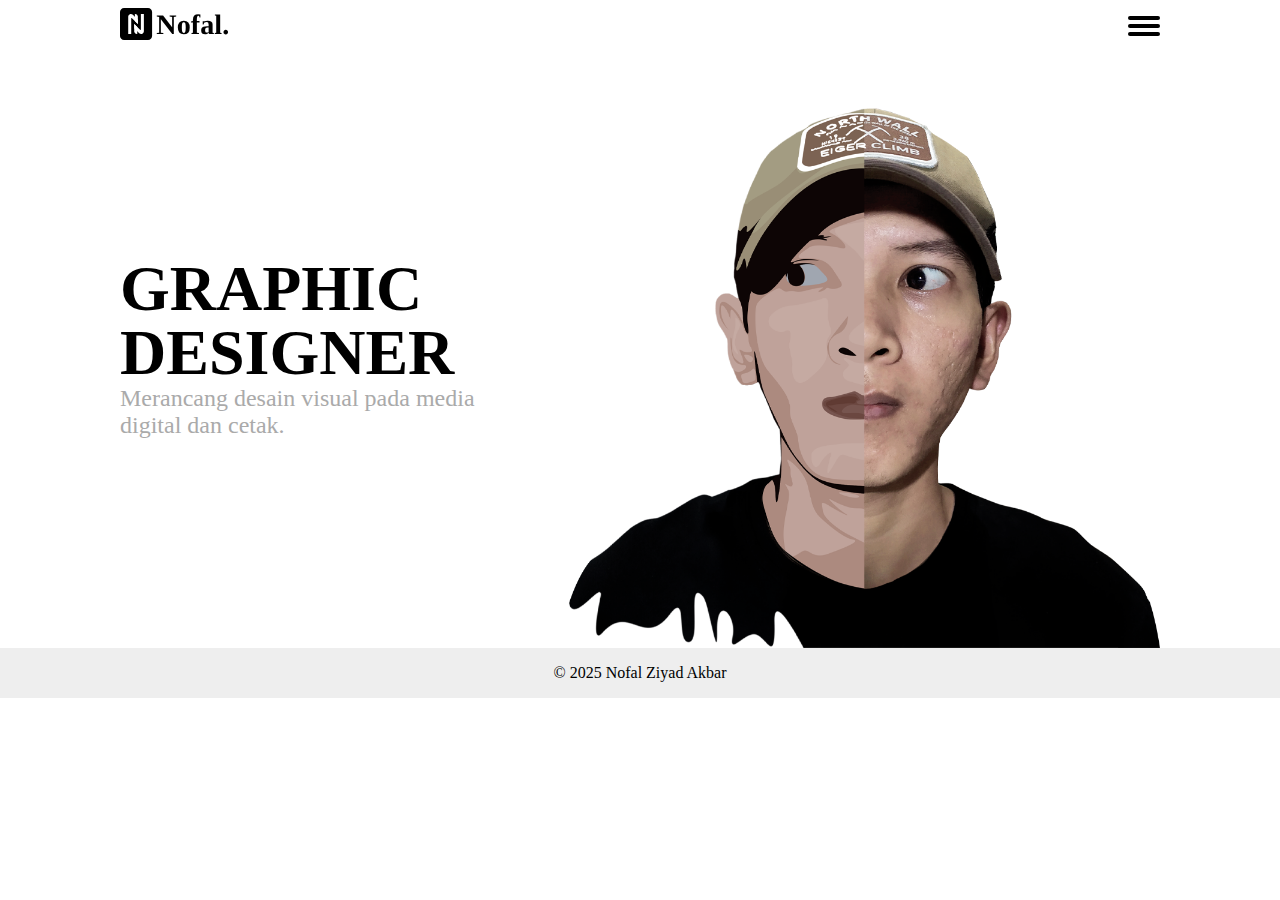
<file: index.html>
<!DOCTYPE html>
<html>
<head>
	<meta charset="utf-8">
	<meta name="viewport" content="width=device-width, initial-scale=1">
	<link rel="stylesheet" type="text/css" href="styles.css">
	<title>Nofal Ziyad Akbar</title>
</head>
<body>
	<header>
		<nav>
			<a class="logo" href="https://nofalziyadakbar.github.io">
				<img src="images/logo.svg" alt="logo_nofal">
			</a>
			<div id="hamburger">
				<input type="checkbox" id="menu">
				<label for="menu" class="menu">
					<div class="menu-box">
						<span class="line"></span>
						<span class="line"></span>
						<span class="line"></span>
					</div>
				</label>
				<ul class="pages">
					<li><a href="#about">about</a></li>
					<li><a href="#experience">experience</a></li>
					<li><a href="#portfolio">portfolio</a></li>
					<li><a href="#contact">contact</a></li>
				</ul>
			</div>
		</nav>
	</header>

	<main>
		<section class="container-fluid">
			<div class="container">
				<div class="title">
					<h1>GRAPHIC DESIGNER</h1>
					<p>Merancang desain visual pada media digital dan cetak.</p>
				</div>
				<div class="face">
					<img class="half" src="images/facehalf.png" alt="nofalziyadakbar-face">
					<img class="full" src="images/facefull.png" alt="nofalziyadakbar-face">
				</div>
			</div>
		</section>
	</main>

	<footer>
		<p class="credit"> &copy; 2025 Nofal Ziyad Akbar</p>
	</footer>
</body>
</html>
</file>
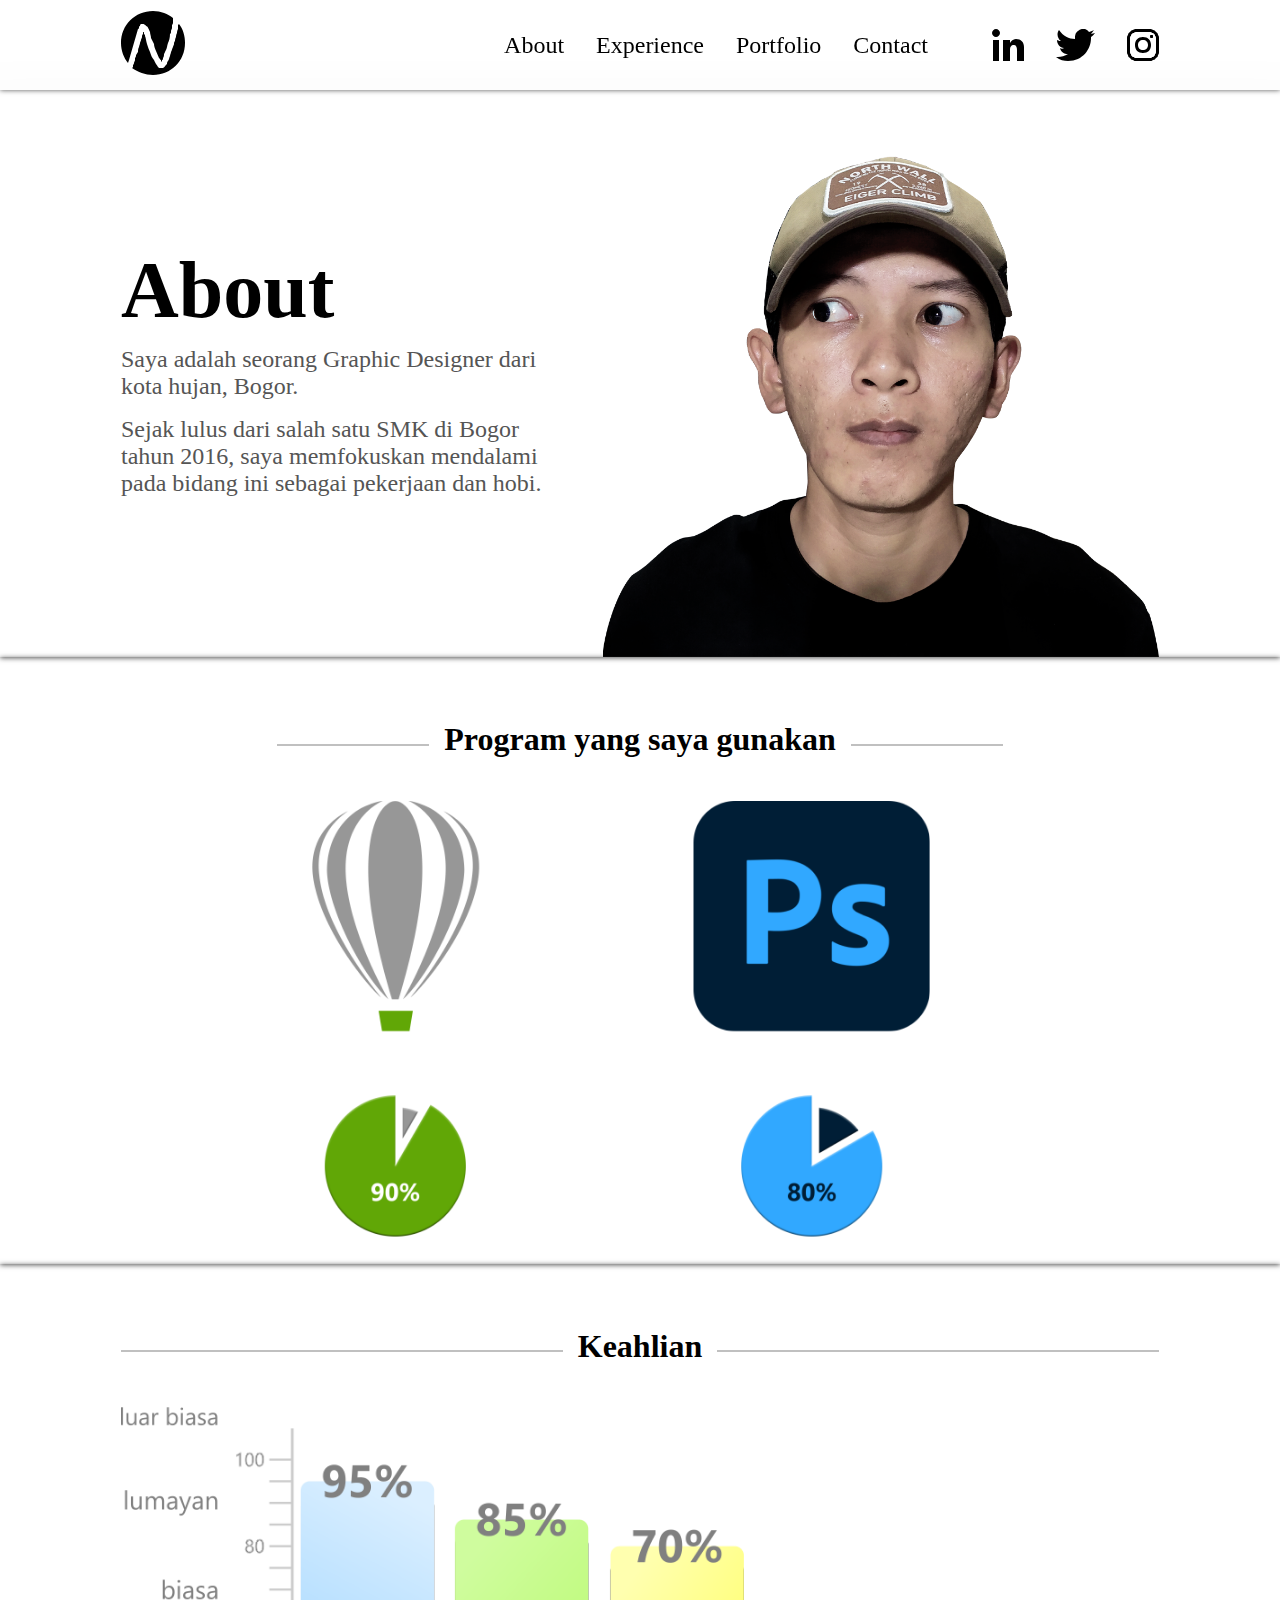
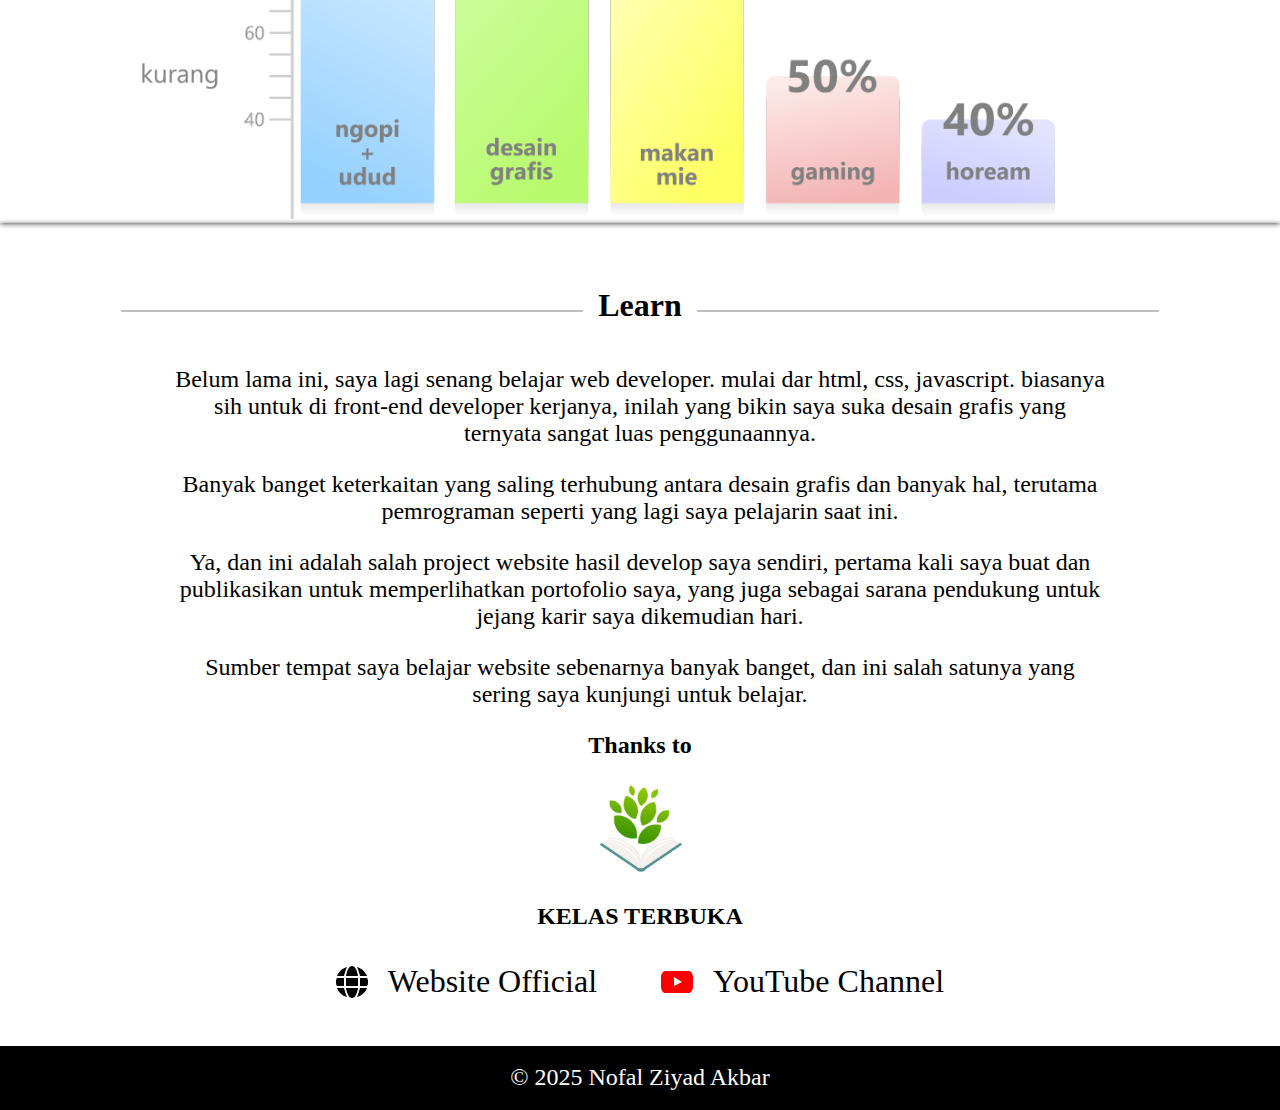
<file: pages/about.html>
<!DOCTYPE html>
<html>
<head>
	<meta name="viewport" content="width=device-width, initial-scale=1">
	<title>About - Nofal Ziyad Akbar</title>
	<link rel="stylesheet" type="text/css" href="../css/styles.css">
	<link rel="stylesheet" type="text/css" href="../css/responsive.css">
</head>
<body>
	<header>	
		<nav>
			<a class="logo" href="../index.html">
				<svg xmlns="http://www.w3.org/2000/svg" width="64px" height="64px" version="1.1" viewBox="0 0 64 64"><path d="M32 0c-18,0 -32,14 -32,32 0,8 3,15 7,20l1 -3 9 -31c1,0 1,-1 1,-2 0,0 0,-1 1,-1 0,-1 0,-1 1,-2 0,0 1,0 2,0 1,0 1,0 2,1 0,0 1,0 1,1 1,0 2,1 2,2 1,1 1,2 2,4 0,2 1,4 1,6 1,2 2,4 3,6 0,2 1,5 2,7 1,2 2,5 3,7 0,0 1,1 1,1 0,0 0,1 1,1 0,1 0,1 0,1 1,1 1,1 1,1 0,0 0,0 0,-1 0,0 0,0 0,-1 1,0 1,-1 1,-1 0,-1 0,-1 0,-1 1,-1 1,-3 1,-4 1,-1 1,-3 2,-4 1,-2 1,-4 2,-7 1,-2 2,-5 2,-9 1,-1 1,-1 1,-3 0,-1 1,-2 1,-3 0,-1 0,-2 0,-3 1,-1 1,-2 1,-3 0,0 0,0 0,0 0,-1 0,-1 0,-1 0,-1 0,-1 0,-2 0,0 0,0 0,-1 -5,-4 -12,-7 -20,-7zm-21 57c6,4 13,7 21,7 18,0 32,-14 32,-32 0,-7 -2,-14 -6,-19 0,0 -1,1 -1,1 0,2 0,3 0,4 -1,2 -1,3 -1,4 -1,2 -1,3 -1,4 -1,2 -1,3 -1,4 -1,1 -1,2 -1,3 0,1 -1,2 -1,3 -1,2 -1,3 -2,5 0,1 -1,3 -1,4 -1,2 -1,4 -2,5 -1,1 -1,2 -1,3 -1,1 -1,1 -2,2 0,1 -1,1 -2,2 0,0 -1,0 -2,0 0,0 -1,0 -1,0 -1,0 -1,0 -2,-1 -1,-2 -3,-4 -4,-7 -2,-2 -3,-5 -4,-8 -1,-2 -2,-5 -3,-8 -1,-3 -1,-6 -2,-8l0 -1c0,0 -1,-1 -1,-1 0,0 0,-1 0,-1 0,0 0,0 0,-1 0,0 0,0 0,0 -1,0 -1,0 -1,1 0,0 0,1 0,1 -1,1 -1,2 -1,2 0,1 0,1 0,1 0,1 -1,2 -1,3 0,1 -1,2 -1,3 0,1 -1,3 -1,4 -1,2 -1,3 -1,5 -1,1 -1,2 -2,3 0,1 0,2 -1,3 0,1 0,1 0,2 0,1 -1,2 -1,3 0,1 -1,2 -1,2 0,1 0,2 0,2 0,0 0,0 -1,1z"/></svg>
			</a>
			<input type="checkbox" id="check">
			<label for="check" id="icon-res">
				<svg id="icon-menu" xmlns="http://www.w3.org/2000/svg" xml:space="preserve" width="45px" height="32px" version="1.1" viewBox="0 0 45 32">
					<path class="fil0" d="M2 17c-1,0 -2,0 -2,-1 0,-1 1,-2 2,-2l42 0c0,0 1,1 1,2 0,1 -1,1 -1,1l-42 0zm0 15c-1,0 -2,-1 -2,-2 0,-1 1,-1 2,-1l42 0c0,0 1,0 1,1 0,1 -1,2 -1,2l-42 0zm0 -29c-1,0 -2,-1 -2,-2 0,0 1,-1 2,-1l42 0c0,0 1,1 1,1 0,1 -1,2 -1,2l-42 0z"/>
				</svg>
				<svg id="icon-close" xmlns="http://www.w3.org/2000/svg" xml:space="preserve" width="32px" height="32px" version="1.1" viewBox="0 0 32 32">
					<path class="fil0" d="M0 2c0,0 0,-1 0,-2 1,0 2,0 2,0l14 14 14 -14c0,0 1,0 2,0 0,1 0,2 0,2l-14 14 14 14c0,0 0,1 0,2 -1,0 -2,0 -2,0l-14 -14 -14 14c0,0 -1,0 -2,0 0,-1 0,-2 0,-2l14 -14 -14 -14z"/>
				</svg>
			</label>
			<ul id="menu">
				<li><a href="about.html">about</a></li>
				<li><a href="experience.html">experience</a></li>
				<li><a href="portfolio.html">portfolio</a></li>
				<li><a href="contact.html">contact</a></li>
				<ul id="icon">
					<li>
						<a href="https://www.linkedin.com/in/nofalziyadakbar/" target="_blank">
							<svg xmlns="http://www.w3.org/2000/svg" width="32px" height="32px" version="1.1" viewBox="0 0 32 32"><path d="M32 32l-7 0 0 -11c0,-3 -1,-5 -3,-5 -3,0 -4,2 -4,5l0 11 -7 0 0 -21 7 0 0 3c0,0 2,-4 6,-4 5,0 8,3 8,8l0 14zm-28 -24c-2,0 -4,-2 -4,-4 0,-2 2,-4 4,-4 2,0 4,2 4,4 0,2 -2,4 -4,4zm-3 24l6 0 0 -21 -6 0 0 21z"/></svg>
						</a>
					</li>
					<li>
						<a href="https://x.com/nflzydakbr" target="_blank">
							<svg xmlns="http://www.w3.org/2000/svg" xml:space="preserve" width="39px" height="32px" version="1.1" viewBox="0 0 39 32"><path d="M35 8c0,0 0,1 0,1 0,11 -8,23 -23,23l0 0c-4,0 -8,-1 -12,-4 0,0 1,0 2,0 3,0 7,-1 10,-3 -4,0 -7,-2 -8,-6 1,1 3,1 4,0 -4,0 -7,-4 -7,-8l0 0c2,1 3,1 4,1 -3,-2 -5,-7 -2,-11 4,6 10,9 16,9 0,-3 0,-6 3,-8 3,-3 8,-3 11,1 2,-1 4,-1 5,-2 -1,1 -2,3 -3,4 1,0 3,-1 4,-1 -1,1 -2,3 -4,4l0 0z"/></a></svg>
					</li>
					<li>
						<a href="https://www.instagram.com/nofalziyadakbar/" target="_blank">
						<svg xmlns="http://www.w3.org/2000/svg" width="32px" height="32px" version="1.1" viewBox="0 0 32 32"><path d="M16 0c-4,0 -5,0 -7,0 -1,0 -2,0 -3,1 -2,0 -2,1 -3,2 -1,1 -2,1 -2,3 -1,1 -1,2 -1,3 0,2 0,3 0,7 0,4 0,5 0,7 0,1 0,2 1,3 0,2 1,2 2,3 1,1 1,2 3,2 1,1 2,1 3,1 2,0 3,0 7,0 4,0 5,0 7,0 1,0 2,0 3,-1 2,0 2,-1 3,-2 1,-1 2,-1 2,-3 1,-1 1,-2 1,-3 0,-2 0,-3 0,-7 0,-4 0,-5 0,-7 0,-1 0,-2 -1,-3 0,-2 -1,-2 -2,-3 -1,-1 -1,-2 -3,-2 -1,-1 -2,-1 -3,-1 -2,0 -3,0 -7,0l0 0zm-1 3c0,0 0,0 1,0 4,0 5,0 6,0 2,0 3,0 3,1 1,0 2,0 2,1 1,0 1,1 1,2 1,0 1,1 1,3 0,1 0,2 0,6 0,4 0,5 0,6 0,2 0,3 -1,3 0,1 0,2 -1,2 0,1 -1,1 -2,1 0,1 -1,1 -3,1 -1,0 -2,0 -6,0 -4,0 -5,0 -6,0 -2,0 -3,0 -3,-1 -1,0 -2,0 -2,-1 -1,0 -1,-1 -1,-2 -1,0 -1,-1 -1,-3 0,-1 0,-2 0,-6 0,-4 0,-5 0,-6 0,-2 0,-3 1,-3 0,-1 0,-2 1,-2 0,-1 1,-1 2,-1 0,-1 1,-1 3,-1 1,0 2,0 5,0l0 0zm10 3c-2,0 -2,0 -2,1 0,2 0,2 2,2 1,0 1,0 1,-2 0,-1 0,-1 -1,-1l0 0zm-9 2c-5,0 -8,3 -8,8 0,5 3,8 8,8 5,0 8,-3 8,-8 0,-5 -3,-8 -8,-8l0 0zm0 3c3,0 5,2 5,5 0,3 -2,5 -5,5 -3,0 -5,-2 -5,-5 0,-3 2,-5 5,-5z"/></svg></a>
					</li>
				</ul>
			</ul>
		</nav>
	</header>
	<main id="main">
		<section>
			<content id="itsme">
				<div class="title">
					<h1>About</h1>
					<p>Saya adalah seorang Graphic Designer dari kota hujan, <abbr title="Salah satu Kota/Kab di Provinsi Jawa Barat">Bogor</abbr>.</p>
					<p class="bacot">Sejak lulus dari salah satu <abbr title="Sekolah Menenangah Kejuruan">SMK</abbr> di Bogor tahun 2016, saya memfokuskan mendalami pada bidang ini sebagai pekerjaan dan hobi.</p>
				</div>
				<img class="face faces" src="../images/face2.png">
			</content>
		</section>
		<section>
			<content id="about">
				<h1><div class="text">Program yang saya gunakan</div></h1>
				<img src="../images/prog.png" width="90%">
			</content>
		</section>
		<section>
			<content id="skill">
				<h1><div class="text">Keahlian</div></h1>
				<div class="cart-skill">
					<img src="../images/cart.png" width="90%">
				</div>
			</content>
		</section>
		<section>
			<content id="other">
				<h1><div class="text">Learn</div></h1>
				<div class="learn">
					<p>
						Belum lama ini, saya lagi senang belajar web developer. mulai dar html, css, javascript. biasanya sih untuk di front-end developer kerjanya, inilah yang bikin saya suka desain grafis yang ternyata sangat luas penggunaannya.
					</p>
					<p>
						Banyak banget keterkaitan yang saling terhubung antara desain grafis dan banyak hal, terutama pemrograman seperti yang lagi saya pelajarin saat ini.
					</p>
					<p>
						Ya, dan ini adalah salah project website hasil develop saya sendiri, pertama kali saya buat dan publikasikan untuk memperlihatkan portofolio saya, yang juga sebagai sarana pendukung untuk jejang karir saya dikemudian hari.
					</p>
					<p>
						Sumber tempat saya belajar website sebenarnya banyak banget, dan ini salah satunya yang sering saya kunjungi untuk belajar.
					</p>
					<h2>Thanks to</h2>
					<img src="../images/logo_kelasterbuka.png" width="100px">
					<h2>KELAS TERBUKA</h2>
					<div class="kelter">
						<a class="kt" href="https://kelasterbuka.biz.id/" target="_blank"><svg xmlns="http://www.w3.org/2000/svg" width="32px" height="32px" version="1.1" viewBox="0 0 32 32"><path d="M22 10c-1,-6 -3,-10 -6,-10 -3,0 -5,4 -6,10l12 0zm-12 6c0,1 0,3 0,4l12 0c0,-1 0,-3 0,-4 0,-1 0,-3 0,-4l-12 0c0,1 0,3 0,4l0 0zm21 -6c-2,-5 -6,-8 -10,-9 1,2 2,5 3,9l7 0zm-20 -9c-4,1 -8,4 -10,9l7 0c1,-4 2,-7 3,-9zm20 11l-7 0c0,1 0,3 0,4 0,1 0,3 0,4l7 0c1,-1 1,-3 1,-4 0,-1 0,-3 -1,-4zm-23 4c0,-1 0,-3 0,-4l-7 0c-1,1 -1,3 -1,4 0,1 0,3 1,4l7 0c0,-1 0,-3 0,-4zm2 6c1,6 3,10 6,10 3,0 5,-4 6,-10l-12 0zm11 9c4,-1 8,-4 10,-9l-7 0c-1,4 -2,7 -3,9zm-20 -9c2,5 6,8 10,9 -1,-2 -2,-5 -3,-9l-7 0z"/></svg><span class="kelter text">Website Official</span></a>
						<br>
						<a class="kt" href="https://www.youtube.com/kelasterbuka" target="_blank"><svg xmlns="http://www.w3.org/2000/svg" width="32px" height="22px" version="1.1" viewBox="0 0 32 22"><g id="Layer_x0020_1"><polygon fill="white" points="13,15 21,11 13,6 "/><path fill="red" d="M32 5c0,0 -1,-3 -2,-4 -1,-1 -2,-1 -3,-1 -4,0 -11,0 -11,0l0 0c0,0 -7,0 -11,0 -1,0 -2,0 -3,1 -1,1 -2,4 -2,4 0,0 0,2 0,5l0 2c0,3 0,5 0,5 0,0 1,3 2,4 1,1 2,1 3,1 3,0 11,0 11,0 0,0 7,0 11,0 1,0 2,0 3,-1 1,-1 2,-4 2,-4 0,0 0,-2 0,-5l0 -2c0,-3 0,-5 0,-5zm-19 10l0 -9 8 5 -8 4z"/></g></svg><span class="kelter text">YouTube Channel</span></a>
					</div>
				</div>
			</content>
		</section>
	</main>
	<footer>
		<p class="credit">&copy 2025 Nofal Ziyad Akbar</p>
	</footer>
</body>
</html>
</file>
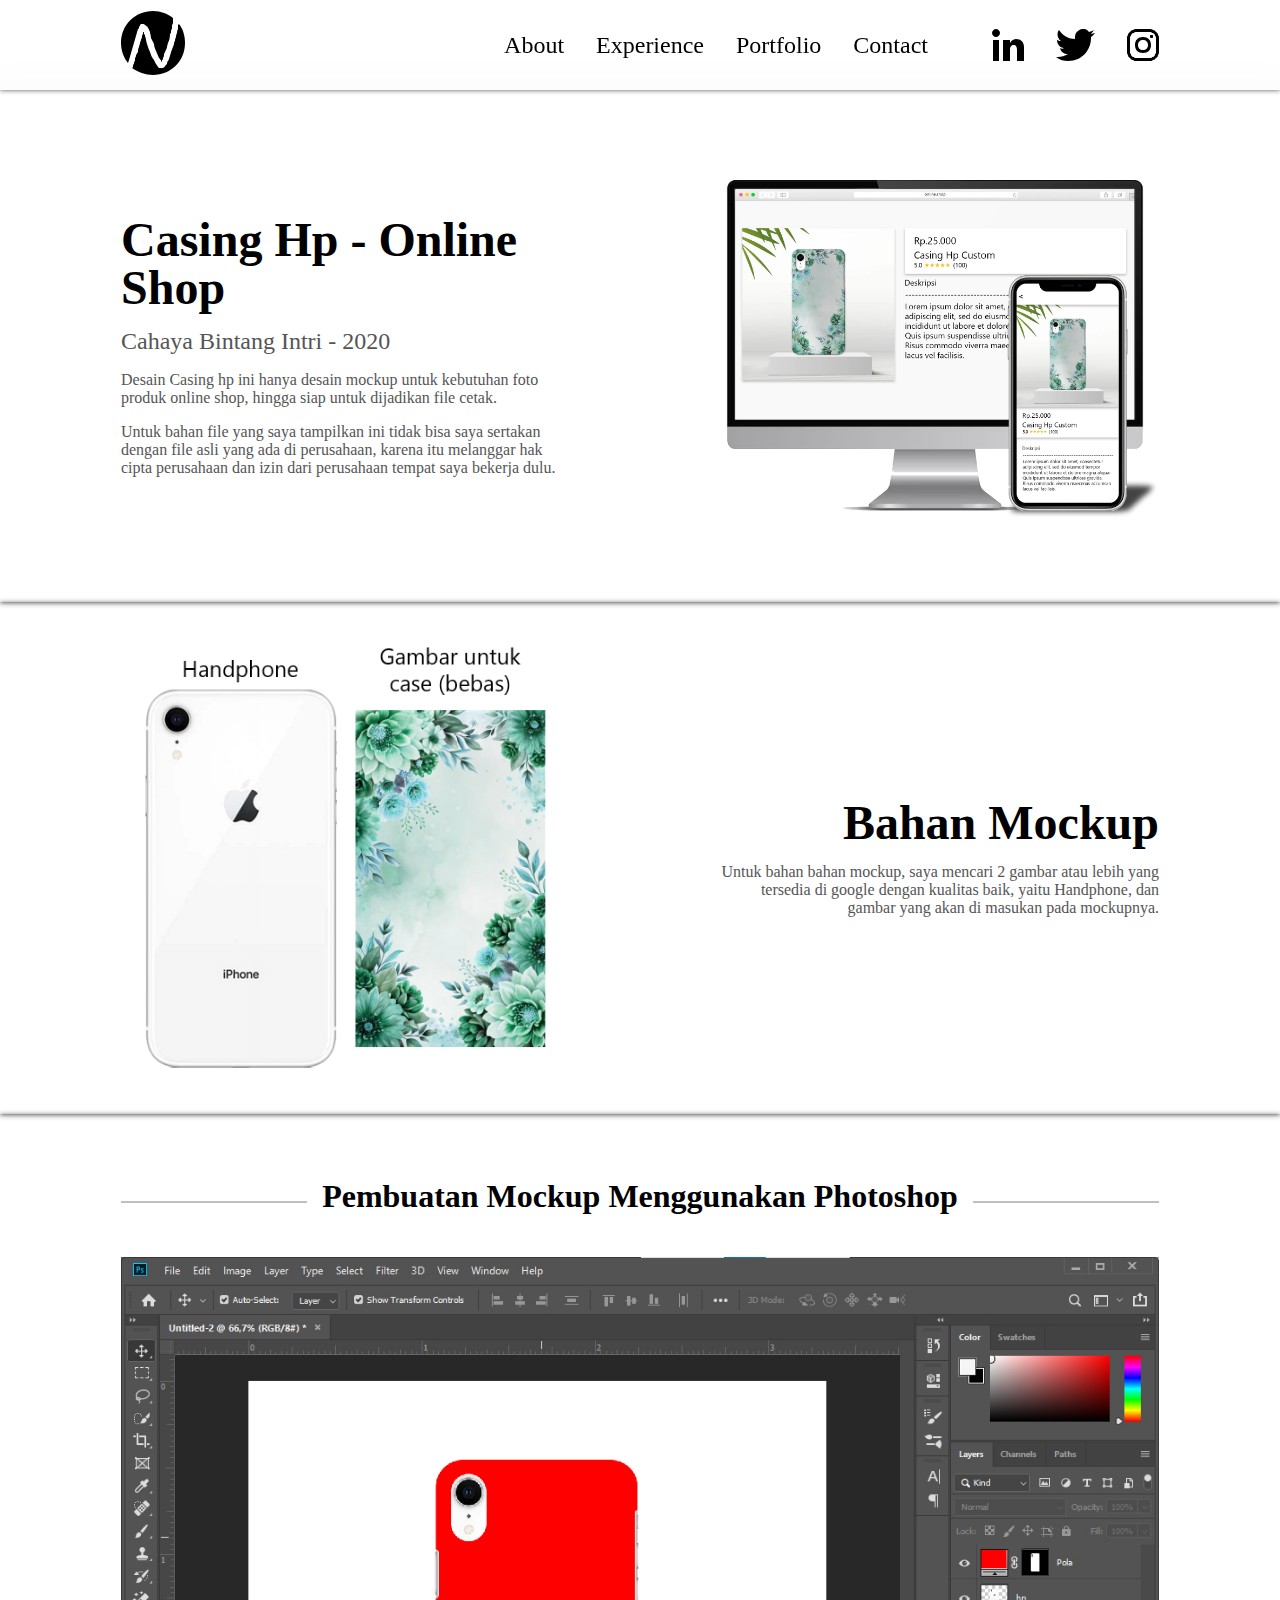
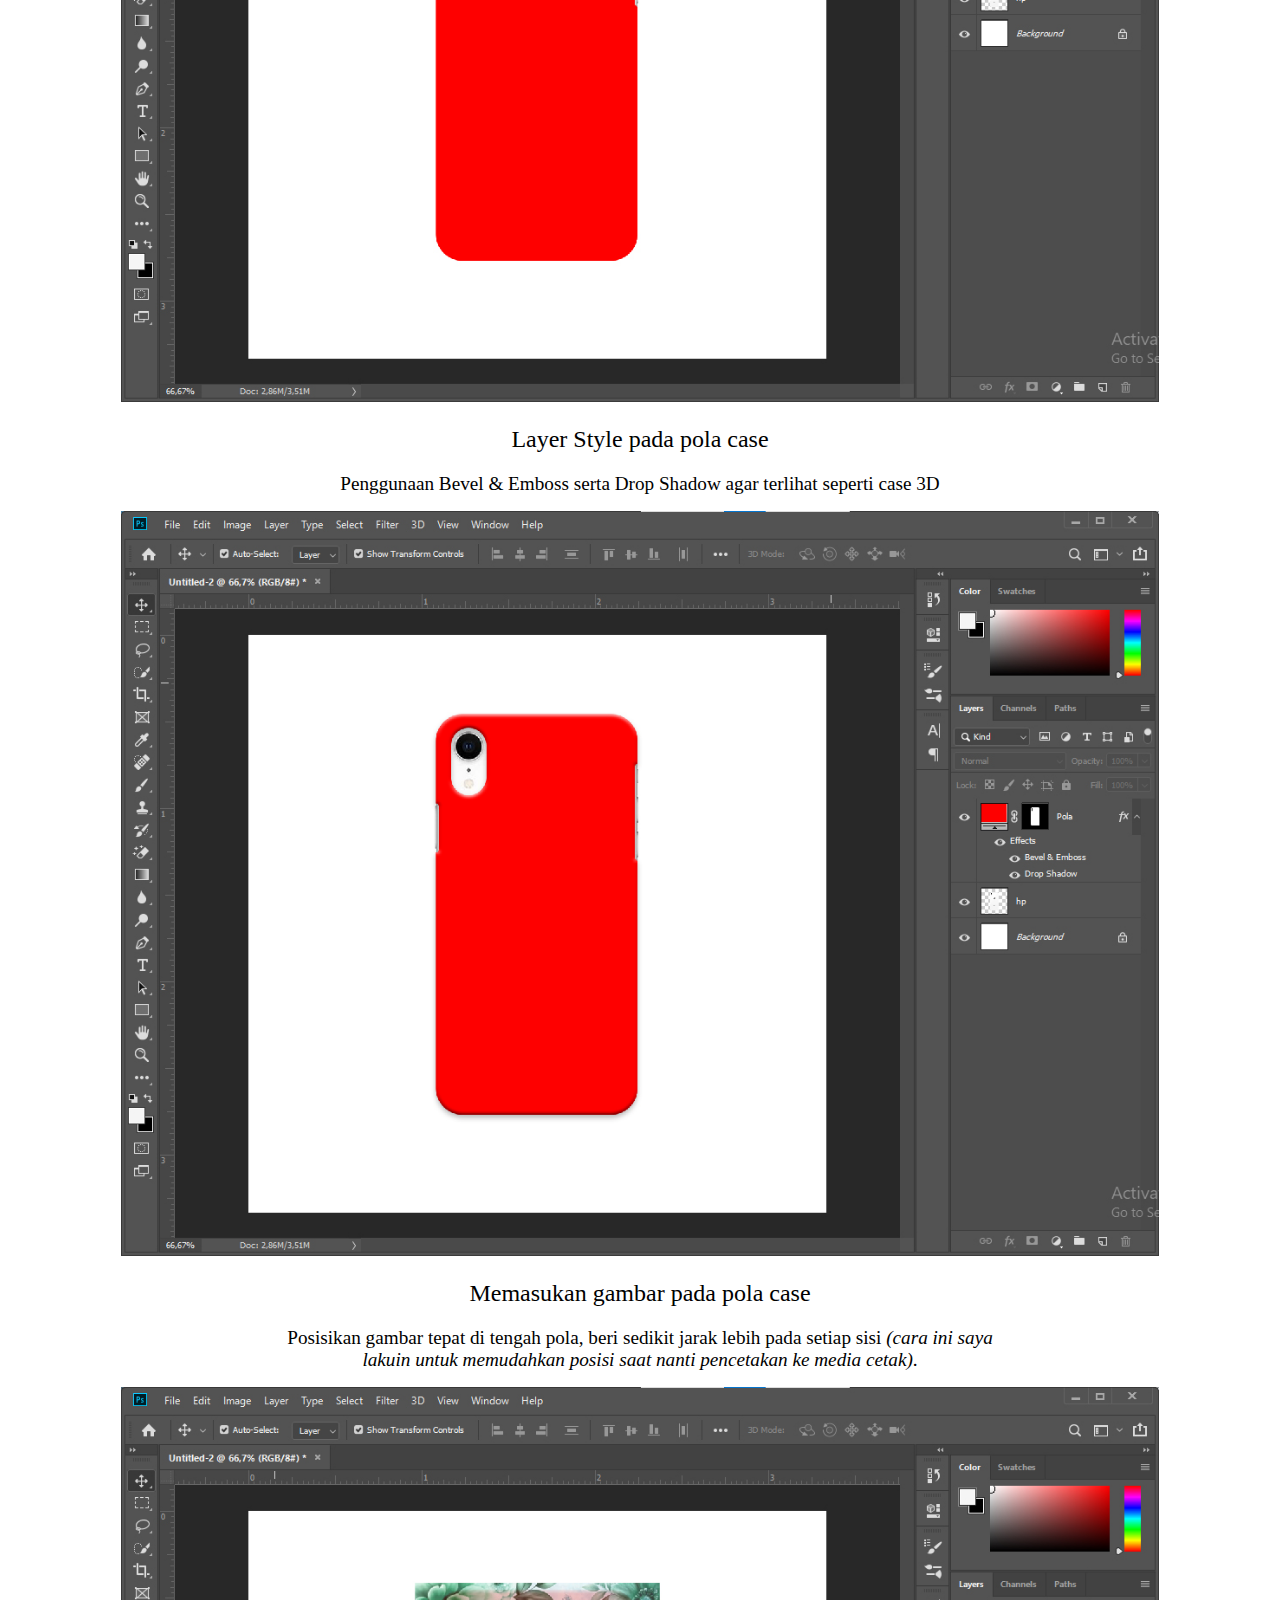
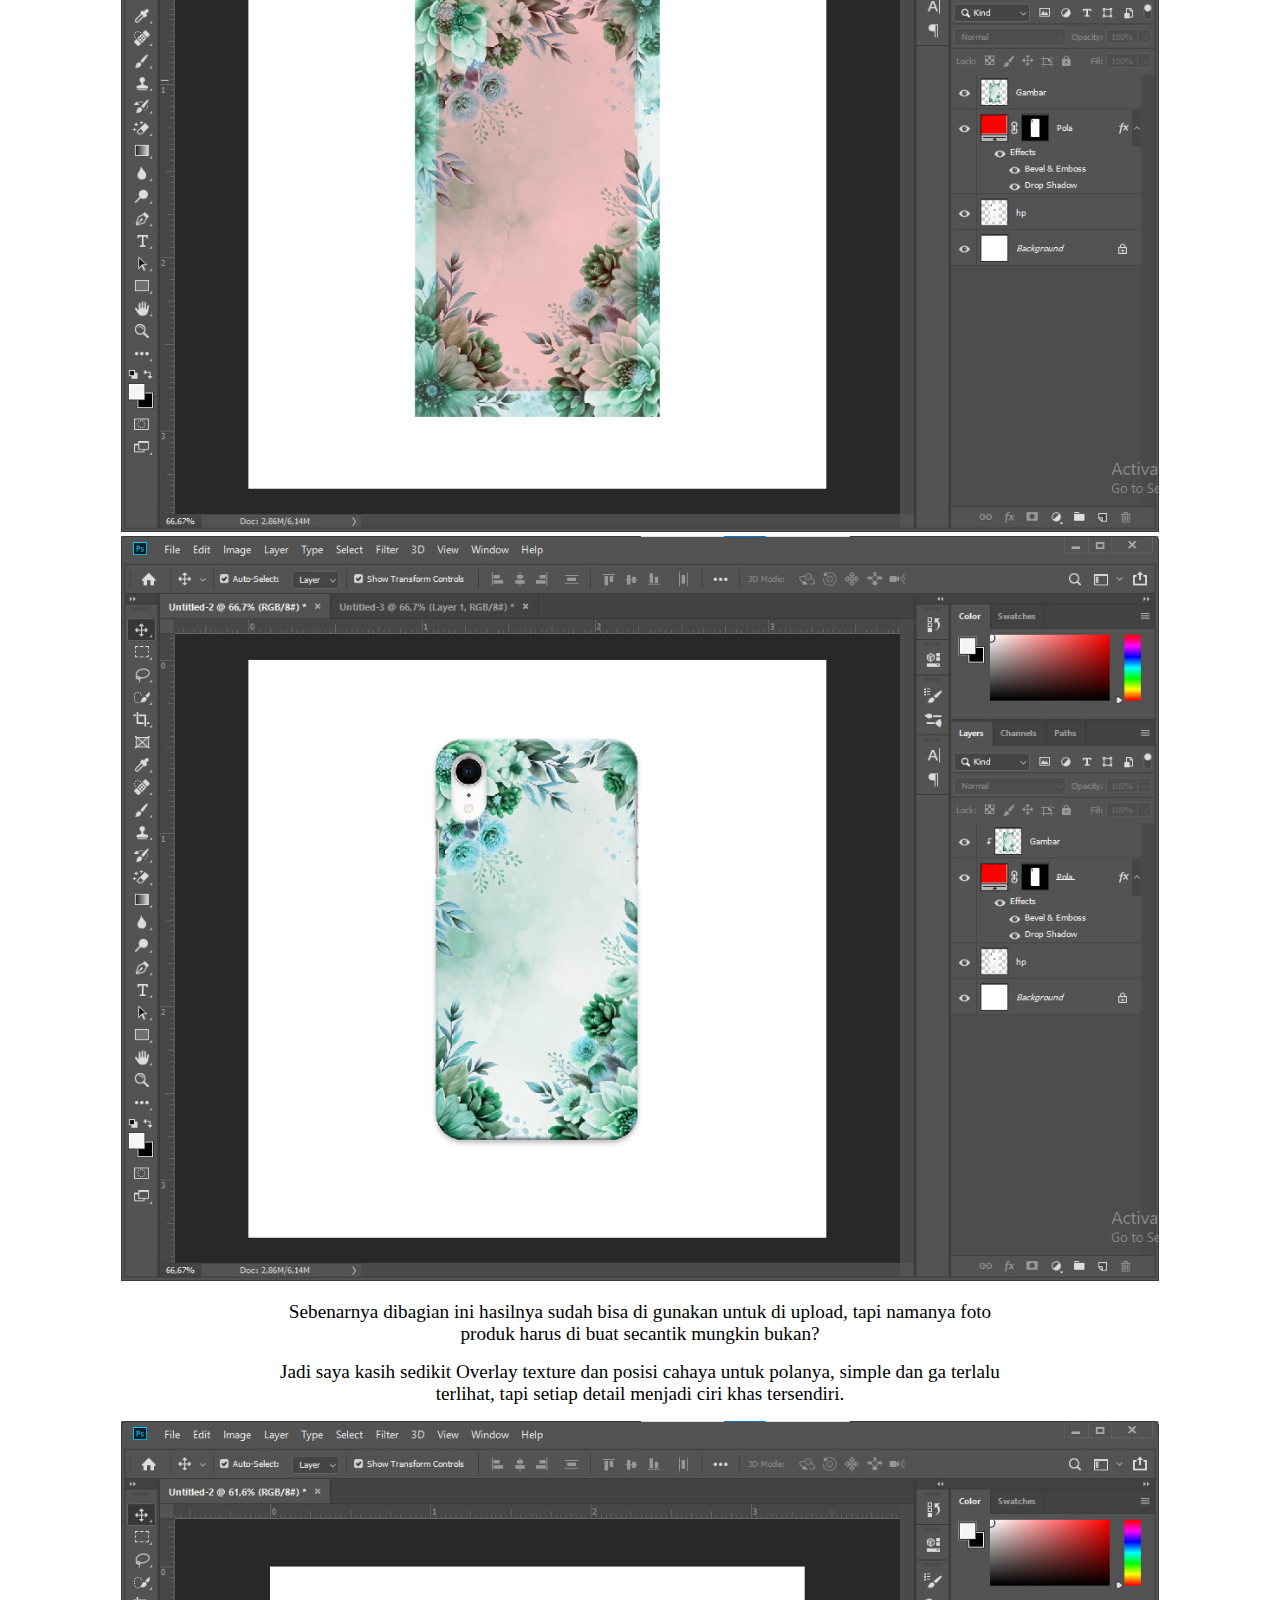
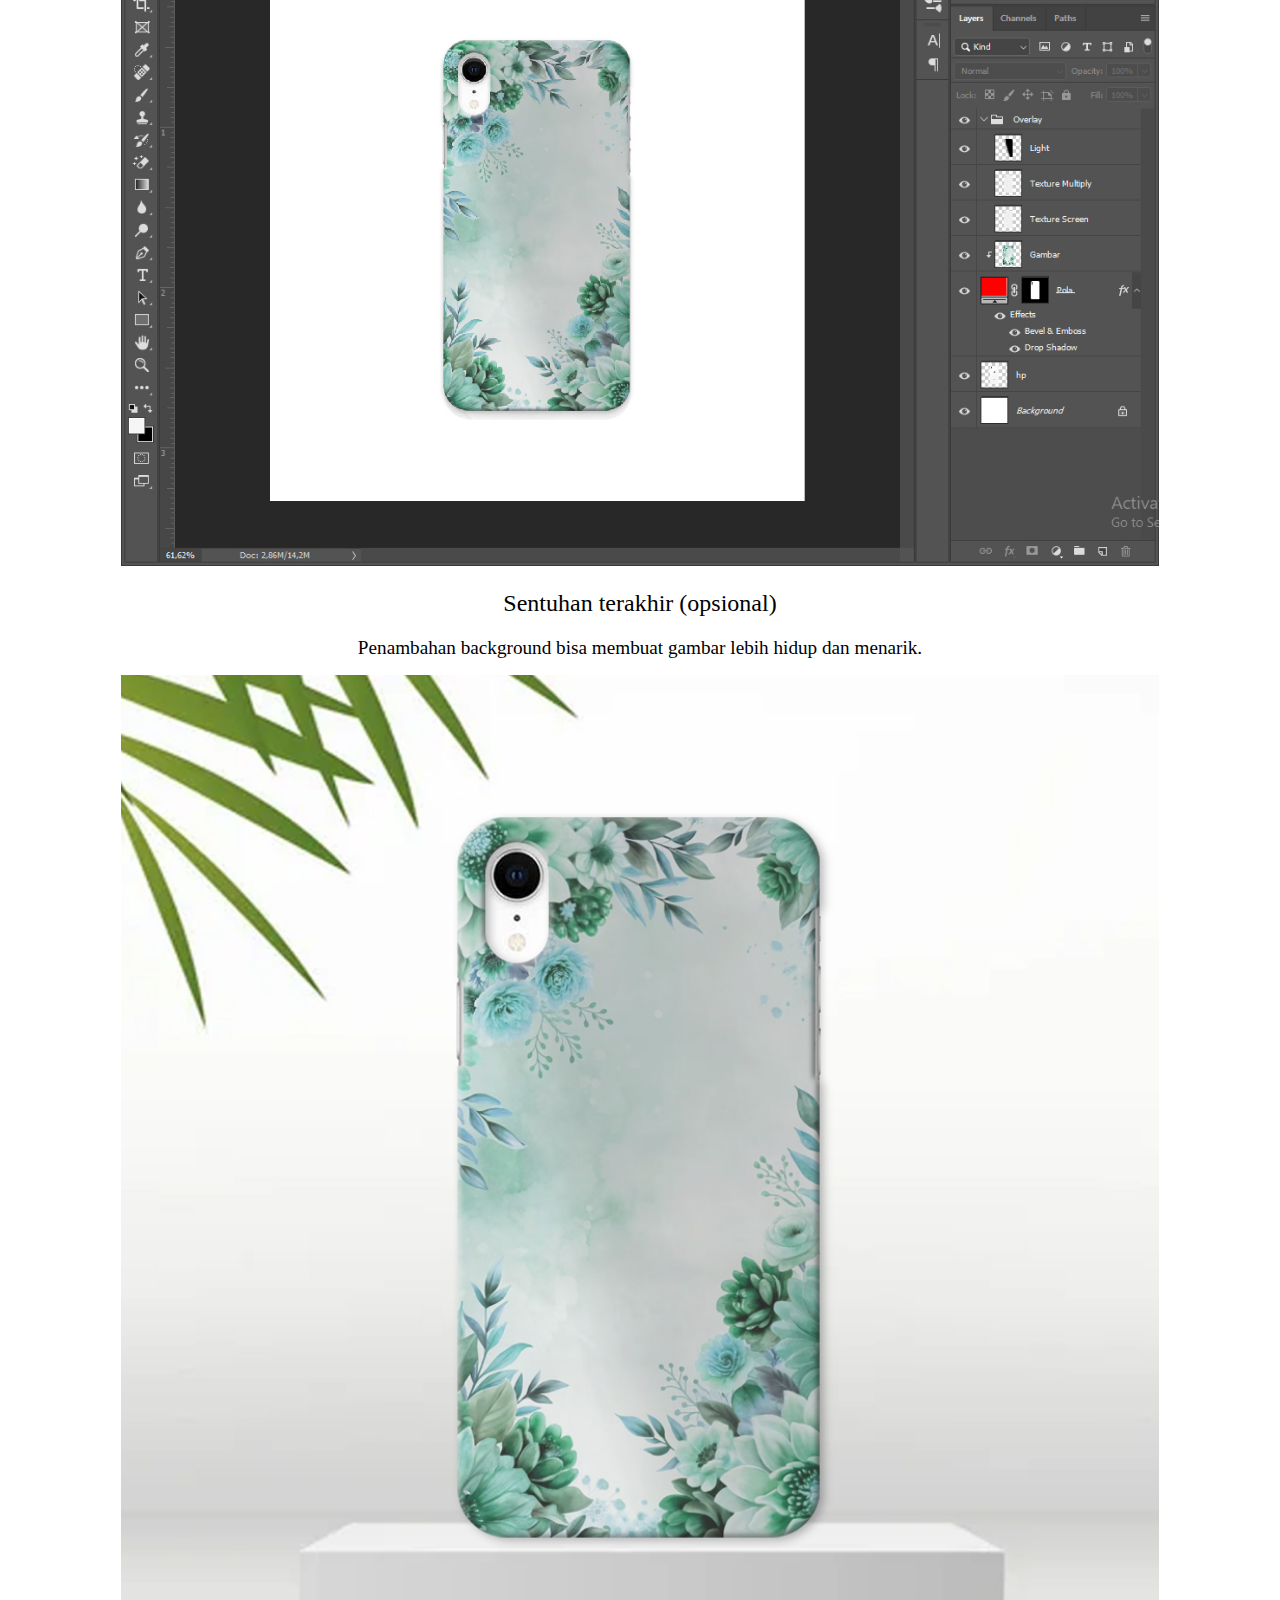
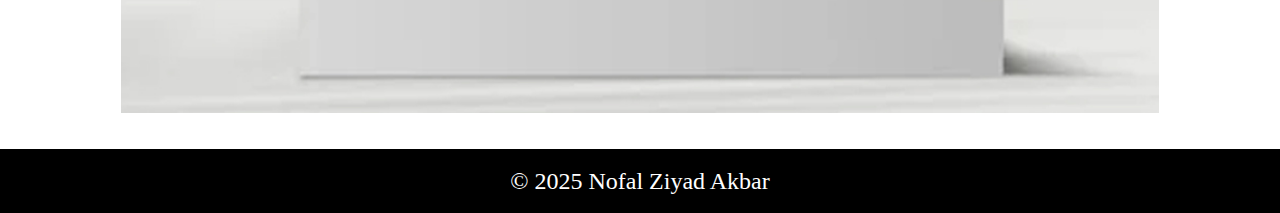
<file: pages/casehp.html>
<!DOCTYPE html>
<html>
<head>
	<meta name="viewport" content="width=device-width, initial-scale=1">
	<title>Portfolio - Nofal Ziyad Akbar</title>
	<link rel="stylesheet" type="text/css" href="../css/styles.css">
	<link rel="stylesheet" type="text/css" href="../css/project.css">
	<link rel="stylesheet" type="text/css" href="../css/responsive.css">
</head>
<body>
	<header>
		<nav>
			<a class="logo" href="../index.html">
				<svg xmlns="http://www.w3.org/2000/svg" width="64px" height="64px" version="1.1" viewBox="0 0 64 64"><path d="M32 0c-18,0 -32,14 -32,32 0,8 3,15 7,20l1 -3 9 -31c1,0 1,-1 1,-2 0,0 0,-1 1,-1 0,-1 0,-1 1,-2 0,0 1,0 2,0 1,0 1,0 2,1 0,0 1,0 1,1 1,0 2,1 2,2 1,1 1,2 2,4 0,2 1,4 1,6 1,2 2,4 3,6 0,2 1,5 2,7 1,2 2,5 3,7 0,0 1,1 1,1 0,0 0,1 1,1 0,1 0,1 0,1 1,1 1,1 1,1 0,0 0,0 0,-1 0,0 0,0 0,-1 1,0 1,-1 1,-1 0,-1 0,-1 0,-1 1,-1 1,-3 1,-4 1,-1 1,-3 2,-4 1,-2 1,-4 2,-7 1,-2 2,-5 2,-9 1,-1 1,-1 1,-3 0,-1 1,-2 1,-3 0,-1 0,-2 0,-3 1,-1 1,-2 1,-3 0,0 0,0 0,0 0,-1 0,-1 0,-1 0,-1 0,-1 0,-2 0,0 0,0 0,-1 -5,-4 -12,-7 -20,-7zm-21 57c6,4 13,7 21,7 18,0 32,-14 32,-32 0,-7 -2,-14 -6,-19 0,0 -1,1 -1,1 0,2 0,3 0,4 -1,2 -1,3 -1,4 -1,2 -1,3 -1,4 -1,2 -1,3 -1,4 -1,1 -1,2 -1,3 0,1 -1,2 -1,3 -1,2 -1,3 -2,5 0,1 -1,3 -1,4 -1,2 -1,4 -2,5 -1,1 -1,2 -1,3 -1,1 -1,1 -2,2 0,1 -1,1 -2,2 0,0 -1,0 -2,0 0,0 -1,0 -1,0 -1,0 -1,0 -2,-1 -1,-2 -3,-4 -4,-7 -2,-2 -3,-5 -4,-8 -1,-2 -2,-5 -3,-8 -1,-3 -1,-6 -2,-8l0 -1c0,0 -1,-1 -1,-1 0,0 0,-1 0,-1 0,0 0,0 0,-1 0,0 0,0 0,0 -1,0 -1,0 -1,1 0,0 0,1 0,1 -1,1 -1,2 -1,2 0,1 0,1 0,1 0,1 -1,2 -1,3 0,1 -1,2 -1,3 0,1 -1,3 -1,4 -1,2 -1,3 -1,5 -1,1 -1,2 -2,3 0,1 0,2 -1,3 0,1 0,1 0,2 0,1 -1,2 -1,3 0,1 -1,2 -1,2 0,1 0,2 0,2 0,0 0,0 -1,1z"/></svg>
			</a>
			<input type="checkbox" id="check">
			<label for="check" id="icon-res">
				<svg id="icon-menu" xmlns="http://www.w3.org/2000/svg" xml:space="preserve" width="45px" height="32px" version="1.1" viewBox="0 0 45 32">
					<path class="fil0" d="M2 17c-1,0 -2,0 -2,-1 0,-1 1,-2 2,-2l42 0c0,0 1,1 1,2 0,1 -1,1 -1,1l-42 0zm0 15c-1,0 -2,-1 -2,-2 0,-1 1,-1 2,-1l42 0c0,0 1,0 1,1 0,1 -1,2 -1,2l-42 0zm0 -29c-1,0 -2,-1 -2,-2 0,0 1,-1 2,-1l42 0c0,0 1,1 1,1 0,1 -1,2 -1,2l-42 0z"/>
				</svg>
				<svg id="icon-close" xmlns="http://www.w3.org/2000/svg" xml:space="preserve" width="32px" height="32px" version="1.1" viewBox="0 0 32 32">
					<path class="fil0" d="M0 2c0,0 0,-1 0,-2 1,0 2,0 2,0l14 14 14 -14c0,0 1,0 2,0 0,1 0,2 0,2l-14 14 14 14c0,0 0,1 0,2 -1,0 -2,0 -2,0l-14 -14 -14 14c0,0 -1,0 -2,0 0,-1 0,-2 0,-2l14 -14 -14 -14z"/>
				</svg>
			</label>
			<ul id="menu">
				<li><a href="about.html">about</a></li>
				<li><a href="experience.html">experience</a></li>
				<li><a href="portfolio.html">portfolio</a></li>
				<li><a href="contact.html">contact</a></li>
				<ul id="icon">
					<li>
						<a href="https://www.linkedin.com/in/nofalziyadakbar/" target="_blank">
							<svg xmlns="http://www.w3.org/2000/svg" width="32px" height="32px" version="1.1" viewBox="0 0 32 32"><path d="M32 32l-7 0 0 -11c0,-3 -1,-5 -3,-5 -3,0 -4,2 -4,5l0 11 -7 0 0 -21 7 0 0 3c0,0 2,-4 6,-4 5,0 8,3 8,8l0 14zm-28 -24c-2,0 -4,-2 -4,-4 0,-2 2,-4 4,-4 2,0 4,2 4,4 0,2 -2,4 -4,4zm-3 24l6 0 0 -21 -6 0 0 21z"/></svg>
						</a>
					</li>
					<li>
						<a href="https://x.com/nflzydakbr" target="_blank">
							<svg xmlns="http://www.w3.org/2000/svg" xml:space="preserve" width="39px" height="32px" version="1.1" viewBox="0 0 39 32"><path d="M35 8c0,0 0,1 0,1 0,11 -8,23 -23,23l0 0c-4,0 -8,-1 -12,-4 0,0 1,0 2,0 3,0 7,-1 10,-3 -4,0 -7,-2 -8,-6 1,1 3,1 4,0 -4,0 -7,-4 -7,-8l0 0c2,1 3,1 4,1 -3,-2 -5,-7 -2,-11 4,6 10,9 16,9 0,-3 0,-6 3,-8 3,-3 8,-3 11,1 2,-1 4,-1 5,-2 -1,1 -2,3 -3,4 1,0 3,-1 4,-1 -1,1 -2,3 -4,4l0 0z"/></a></svg>
					</li>
					<li>
						<a href="https://www.instagram.com/nofalziyadakbar/" target="_blank">
						<svg xmlns="http://www.w3.org/2000/svg" width="32px" height="32px" version="1.1" viewBox="0 0 32 32"><path d="M16 0c-4,0 -5,0 -7,0 -1,0 -2,0 -3,1 -2,0 -2,1 -3,2 -1,1 -2,1 -2,3 -1,1 -1,2 -1,3 0,2 0,3 0,7 0,4 0,5 0,7 0,1 0,2 1,3 0,2 1,2 2,3 1,1 1,2 3,2 1,1 2,1 3,1 2,0 3,0 7,0 4,0 5,0 7,0 1,0 2,0 3,-1 2,0 2,-1 3,-2 1,-1 2,-1 2,-3 1,-1 1,-2 1,-3 0,-2 0,-3 0,-7 0,-4 0,-5 0,-7 0,-1 0,-2 -1,-3 0,-2 -1,-2 -2,-3 -1,-1 -1,-2 -3,-2 -1,-1 -2,-1 -3,-1 -2,0 -3,0 -7,0l0 0zm-1 3c0,0 0,0 1,0 4,0 5,0 6,0 2,0 3,0 3,1 1,0 2,0 2,1 1,0 1,1 1,2 1,0 1,1 1,3 0,1 0,2 0,6 0,4 0,5 0,6 0,2 0,3 -1,3 0,1 0,2 -1,2 0,1 -1,1 -2,1 0,1 -1,1 -3,1 -1,0 -2,0 -6,0 -4,0 -5,0 -6,0 -2,0 -3,0 -3,-1 -1,0 -2,0 -2,-1 -1,0 -1,-1 -1,-2 -1,0 -1,-1 -1,-3 0,-1 0,-2 0,-6 0,-4 0,-5 0,-6 0,-2 0,-3 1,-3 0,-1 0,-2 1,-2 0,-1 1,-1 2,-1 0,-1 1,-1 3,-1 1,0 2,0 5,0l0 0zm10 3c-2,0 -2,0 -2,1 0,2 0,2 2,2 1,0 1,0 1,-2 0,-1 0,-1 -1,-1l0 0zm-9 2c-5,0 -8,3 -8,8 0,5 3,8 8,8 5,0 8,-3 8,-8 0,-5 -3,-8 -8,-8l0 0zm0 3c3,0 5,2 5,5 0,3 -2,5 -5,5 -3,0 -5,-2 -5,-5 0,-3 2,-5 5,-5z"/></svg></a>
					</li>
				</ul>
			</ul>
		</nav>
	</header>
	<main>
		<section>
			<content id="project-item">
				<div class="projects">
					<h1>Casing Hp - Online Shop</h1>
					<p class="work">Cahaya Bintang Intri - 2020</p>
					<p>Desain Casing hp ini hanya desain mockup untuk kebutuhan foto produk online shop, hingga siap untuk dijadikan file cetak.</p>
					<p>Untuk bahan file yang saya tampilkan ini tidak bisa saya sertakan dengan file asli yang ada di perusahaan, karena itu melanggar hak cipta perusahaan dan izin dari perusahaan tempat saya bekerja dulu.</p>
				</div>
				<img class="foto" src="../images/case1tit.png">
			</content>
		</section>
		<section>
			<content id="description">
				<img class="foto" src="../images/bahan-case.jpg">
				<div class="description">
					<h1>Bahan Mockup</h1>
					<p>Untuk bahan bahan mockup, saya mencari 2 gambar  atau lebih yang tersedia di google dengan kualitas baik, yaitu Handphone, dan gambar yang akan di masukan pada mockupnya.</p>
				</div>
			</content>
		</section>
		<section>
			<content id="project">
				<h1><div class="text">Pembuatan Mockup Menggunakan Photoshop</div></h1>
				<div class="tutor">
					<img src="../images/tutorcase1.1.jpg" width="100%">
					<h2>Layer Style pada pola case</h2>
					<p>Penggunaan Bevel & Emboss serta Drop Shadow agar terlihat seperti case 3D</p>
					<img src="../images/tutorcase1.2.jpg" width="100%">

					<h2>Memasukan gambar pada pola case</h2>
					<p>Posisikan gambar tepat di tengah pola, beri sedikit jarak lebih pada setiap sisi <span>(cara ini saya lakuin untuk memudahkan posisi saat nanti pencetakan ke media cetak)</span>.</p>
					<img src="../images/tutorcase1.3.jpg" width="100%">
					<img src="../images/tutorcase1.4.jpg" width="100%">

					<p>Sebenarnya dibagian ini hasilnya sudah bisa di gunakan untuk di upload, tapi namanya foto produk harus di buat secantik mungkin bukan?</p>
					<p>Jadi saya kasih sedikit Overlay texture dan posisi cahaya untuk polanya, simple dan ga terlalu terlihat, tapi setiap detail menjadi ciri khas tersendiri.</p>
					<img src="../images/tutorcase1.5.jpg" width="100%">

					<h2>Sentuhan terakhir (opsional)</h2>
					<p>Penambahan background bisa membuat gambar lebih hidup dan menarik.</p>
					<img src="../images/case1.jpg" width="100%">
					</div>
			</content>
		</section>
	</main>
	<footer>
		<p class="credit">&copy 2025 Nofal Ziyad Akbar</p>
	</footer>
</body>
</html>
</file>
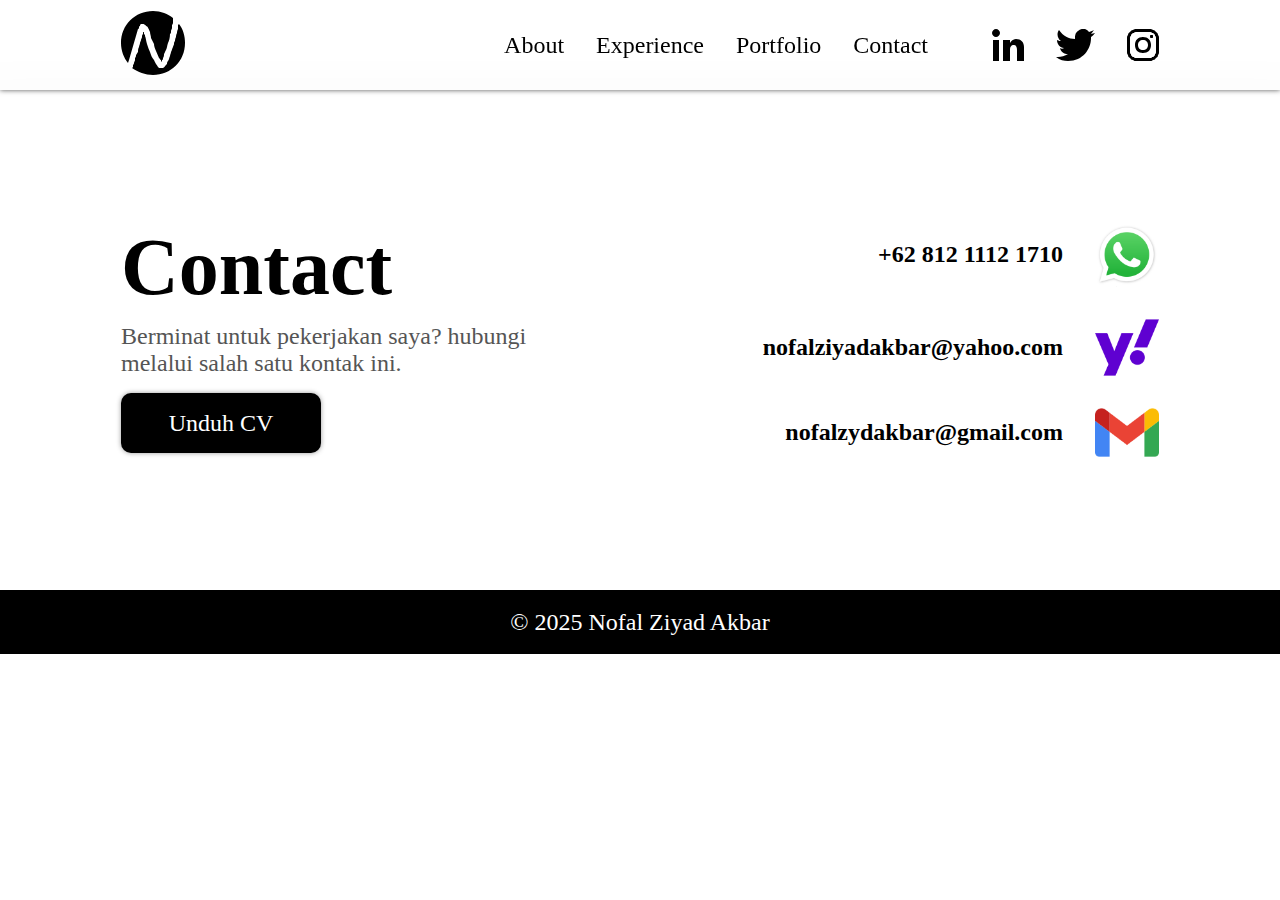
<file: pages/contact.html>
<!DOCTYPE html>
<html>
<head>
	<meta name="viewport" content="width=device-width, initial-scale=1">
	<title>Contact - Nofal Ziyad Akbar</title>
	<link rel="stylesheet" type="text/css" href="../css/styles.css">
	<link rel="stylesheet" type="text/css" href="../css/responsive.css">
</head>
<body>
	<header>
		<nav>
			<a class="logo" href="../index.html">
				<svg xmlns="http://www.w3.org/2000/svg" width="64px" height="64px" version="1.1" viewBox="0 0 64 64"><path d="M32 0c-18,0 -32,14 -32,32 0,8 3,15 7,20l1 -3 9 -31c1,0 1,-1 1,-2 0,0 0,-1 1,-1 0,-1 0,-1 1,-2 0,0 1,0 2,0 1,0 1,0 2,1 0,0 1,0 1,1 1,0 2,1 2,2 1,1 1,2 2,4 0,2 1,4 1,6 1,2 2,4 3,6 0,2 1,5 2,7 1,2 2,5 3,7 0,0 1,1 1,1 0,0 0,1 1,1 0,1 0,1 0,1 1,1 1,1 1,1 0,0 0,0 0,-1 0,0 0,0 0,-1 1,0 1,-1 1,-1 0,-1 0,-1 0,-1 1,-1 1,-3 1,-4 1,-1 1,-3 2,-4 1,-2 1,-4 2,-7 1,-2 2,-5 2,-9 1,-1 1,-1 1,-3 0,-1 1,-2 1,-3 0,-1 0,-2 0,-3 1,-1 1,-2 1,-3 0,0 0,0 0,0 0,-1 0,-1 0,-1 0,-1 0,-1 0,-2 0,0 0,0 0,-1 -5,-4 -12,-7 -20,-7zm-21 57c6,4 13,7 21,7 18,0 32,-14 32,-32 0,-7 -2,-14 -6,-19 0,0 -1,1 -1,1 0,2 0,3 0,4 -1,2 -1,3 -1,4 -1,2 -1,3 -1,4 -1,2 -1,3 -1,4 -1,1 -1,2 -1,3 0,1 -1,2 -1,3 -1,2 -1,3 -2,5 0,1 -1,3 -1,4 -1,2 -1,4 -2,5 -1,1 -1,2 -1,3 -1,1 -1,1 -2,2 0,1 -1,1 -2,2 0,0 -1,0 -2,0 0,0 -1,0 -1,0 -1,0 -1,0 -2,-1 -1,-2 -3,-4 -4,-7 -2,-2 -3,-5 -4,-8 -1,-2 -2,-5 -3,-8 -1,-3 -1,-6 -2,-8l0 -1c0,0 -1,-1 -1,-1 0,0 0,-1 0,-1 0,0 0,0 0,-1 0,0 0,0 0,0 -1,0 -1,0 -1,1 0,0 0,1 0,1 -1,1 -1,2 -1,2 0,1 0,1 0,1 0,1 -1,2 -1,3 0,1 -1,2 -1,3 0,1 -1,3 -1,4 -1,2 -1,3 -1,5 -1,1 -1,2 -2,3 0,1 0,2 -1,3 0,1 0,1 0,2 0,1 -1,2 -1,3 0,1 -1,2 -1,2 0,1 0,2 0,2 0,0 0,0 -1,1z"/></svg>
			</a>
			<input type="checkbox" id="check">
			<label for="check" id="icon-res">
				<svg id="icon-menu" xmlns="http://www.w3.org/2000/svg" xml:space="preserve" width="45px" height="32px" version="1.1" viewBox="0 0 45 32">
					<path class="fil0" d="M2 17c-1,0 -2,0 -2,-1 0,-1 1,-2 2,-2l42 0c0,0 1,1 1,2 0,1 -1,1 -1,1l-42 0zm0 15c-1,0 -2,-1 -2,-2 0,-1 1,-1 2,-1l42 0c0,0 1,0 1,1 0,1 -1,2 -1,2l-42 0zm0 -29c-1,0 -2,-1 -2,-2 0,0 1,-1 2,-1l42 0c0,0 1,1 1,1 0,1 -1,2 -1,2l-42 0z"/>
				</svg>
				<svg id="icon-close" xmlns="http://www.w3.org/2000/svg" xml:space="preserve" width="32px" height="32px" version="1.1" viewBox="0 0 32 32">
					<path class="fil0" d="M0 2c0,0 0,-1 0,-2 1,0 2,0 2,0l14 14 14 -14c0,0 1,0 2,0 0,1 0,2 0,2l-14 14 14 14c0,0 0,1 0,2 -1,0 -2,0 -2,0l-14 -14 -14 14c0,0 -1,0 -2,0 0,-1 0,-2 0,-2l14 -14 -14 -14z"/>
				</svg>
			</label>
			<ul id="menu">
				<li><a href="about.html">about</a></li>
				<li><a href="experience.html">experience</a></li>
				<li><a href="portfolio.html">portfolio</a></li>
				<li><a href="contact.html">contact</a></li>
				<ul id="icon">
					<li>
						<a href="https://www.linkedin.com/in/nofalziyadakbar/" target="_blank">
							<svg xmlns="http://www.w3.org/2000/svg" width="32px" height="32px" version="1.1" viewBox="0 0 32 32"><path d="M32 32l-7 0 0 -11c0,-3 -1,-5 -3,-5 -3,0 -4,2 -4,5l0 11 -7 0 0 -21 7 0 0 3c0,0 2,-4 6,-4 5,0 8,3 8,8l0 14zm-28 -24c-2,0 -4,-2 -4,-4 0,-2 2,-4 4,-4 2,0 4,2 4,4 0,2 -2,4 -4,4zm-3 24l6 0 0 -21 -6 0 0 21z"/></svg>
						</a>
					</li>
					<li>
						<a href="https://x.com/nflzydakbr" target="_blank">
							<svg xmlns="http://www.w3.org/2000/svg" xml:space="preserve" width="39px" height="32px" version="1.1" viewBox="0 0 39 32"><path d="M35 8c0,0 0,1 0,1 0,11 -8,23 -23,23l0 0c-4,0 -8,-1 -12,-4 0,0 1,0 2,0 3,0 7,-1 10,-3 -4,0 -7,-2 -8,-6 1,1 3,1 4,0 -4,0 -7,-4 -7,-8l0 0c2,1 3,1 4,1 -3,-2 -5,-7 -2,-11 4,6 10,9 16,9 0,-3 0,-6 3,-8 3,-3 8,-3 11,1 2,-1 4,-1 5,-2 -1,1 -2,3 -3,4 1,0 3,-1 4,-1 -1,1 -2,3 -4,4l0 0z"/></a></svg>
					</li>
					<li>
						<a href="https://www.instagram.com/nofalziyadakbar/" target="_blank">
						<svg xmlns="http://www.w3.org/2000/svg" width="32px" height="32px" version="1.1" viewBox="0 0 32 32"><path d="M16 0c-4,0 -5,0 -7,0 -1,0 -2,0 -3,1 -2,0 -2,1 -3,2 -1,1 -2,1 -2,3 -1,1 -1,2 -1,3 0,2 0,3 0,7 0,4 0,5 0,7 0,1 0,2 1,3 0,2 1,2 2,3 1,1 1,2 3,2 1,1 2,1 3,1 2,0 3,0 7,0 4,0 5,0 7,0 1,0 2,0 3,-1 2,0 2,-1 3,-2 1,-1 2,-1 2,-3 1,-1 1,-2 1,-3 0,-2 0,-3 0,-7 0,-4 0,-5 0,-7 0,-1 0,-2 -1,-3 0,-2 -1,-2 -2,-3 -1,-1 -1,-2 -3,-2 -1,-1 -2,-1 -3,-1 -2,0 -3,0 -7,0l0 0zm-1 3c0,0 0,0 1,0 4,0 5,0 6,0 2,0 3,0 3,1 1,0 2,0 2,1 1,0 1,1 1,2 1,0 1,1 1,3 0,1 0,2 0,6 0,4 0,5 0,6 0,2 0,3 -1,3 0,1 0,2 -1,2 0,1 -1,1 -2,1 0,1 -1,1 -3,1 -1,0 -2,0 -6,0 -4,0 -5,0 -6,0 -2,0 -3,0 -3,-1 -1,0 -2,0 -2,-1 -1,0 -1,-1 -1,-2 -1,0 -1,-1 -1,-3 0,-1 0,-2 0,-6 0,-4 0,-5 0,-6 0,-2 0,-3 1,-3 0,-1 0,-2 1,-2 0,-1 1,-1 2,-1 0,-1 1,-1 3,-1 1,0 2,0 5,0l0 0zm10 3c-2,0 -2,0 -2,1 0,2 0,2 2,2 1,0 1,0 1,-2 0,-1 0,-1 -1,-1l0 0zm-9 2c-5,0 -8,3 -8,8 0,5 3,8 8,8 5,0 8,-3 8,-8 0,-5 -3,-8 -8,-8l0 0zm0 3c3,0 5,2 5,5 0,3 -2,5 -5,5 -3,0 -5,-2 -5,-5 0,-3 2,-5 5,-5z"/></svg></a>
					</li>
				</ul>
			</ul>
		</nav>
	</header>
	<main>
		<section >
			<content id="contact">
				<div class="contact">
					<h1>Contact</h1>
					<p>Berminat untuk pekerjakan saya? hubungi melalui salah satu kontak ini.</p>
					<div class="download">
						<a href="../file/CV NOFAL ZIYAD AKBAR.pdf" download="CV - NOFAL ZIYAD AKBAR">Unduh CV</a>
					</div>
				</div>
				<ul id="contact-icon">
					<li><a href="https://wa.me/6281211121710"><span class="textic">+62 812 1112 1710</span><img src="../images/wa.png" alt="whatsapp.logo" width="64px"></a></li>
					<li><a href="mailto:nofalziyadakbar@yahoo.com"><span class="textic">nofalziyadakbar@yahoo.com</span><img src="../images/ym.png" alt="yahoomail.logo" width="64px"></a></li>
					<li><a href="mailto:nofalzydakbar@gmail.com"><span class="textic">nofalzydakbar@gmail.com</span><img src="../images/gm.png" alt="gmail.logo" width="64px"></a></li>
				</ul>
			</content>
		</section>
	</main>
	<footer>
		<p class="credit">&copy 2025 Nofal Ziyad Akbar</p>
	</footer>
</body>
</html>
</file>
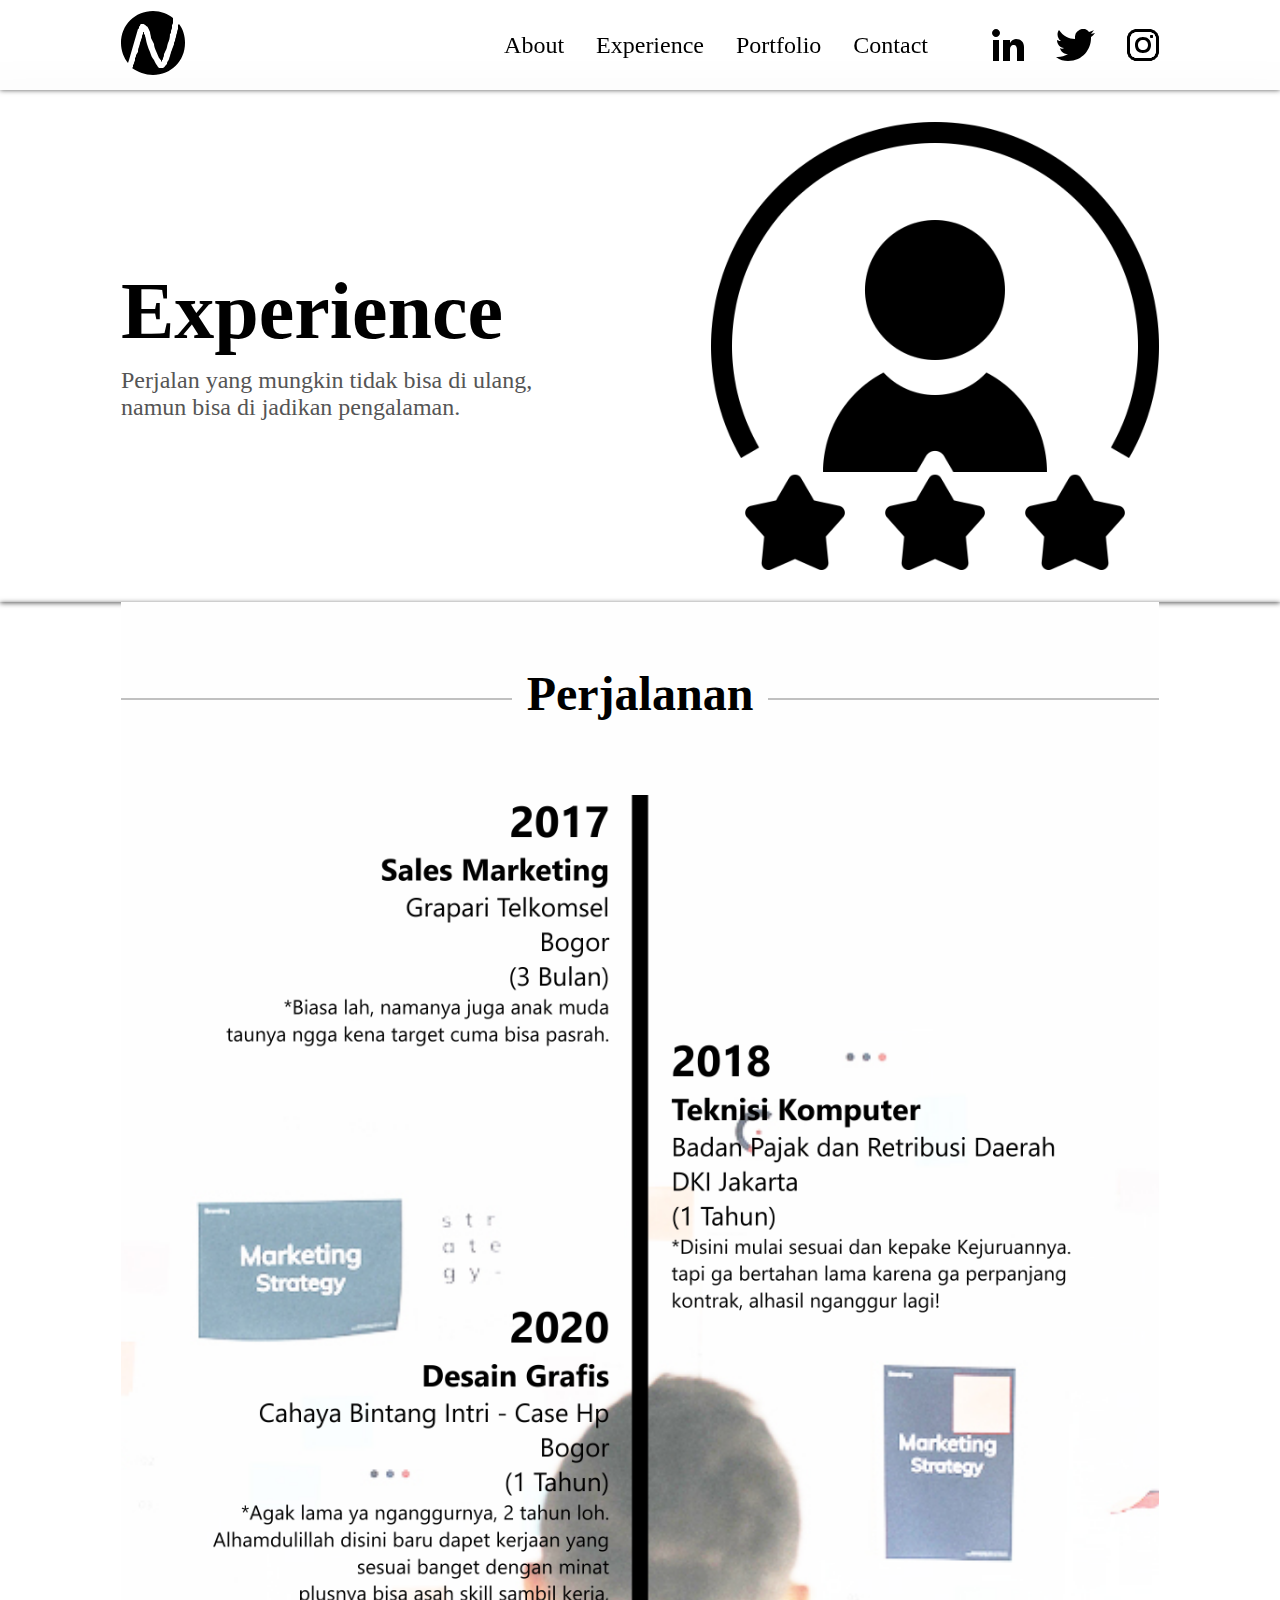
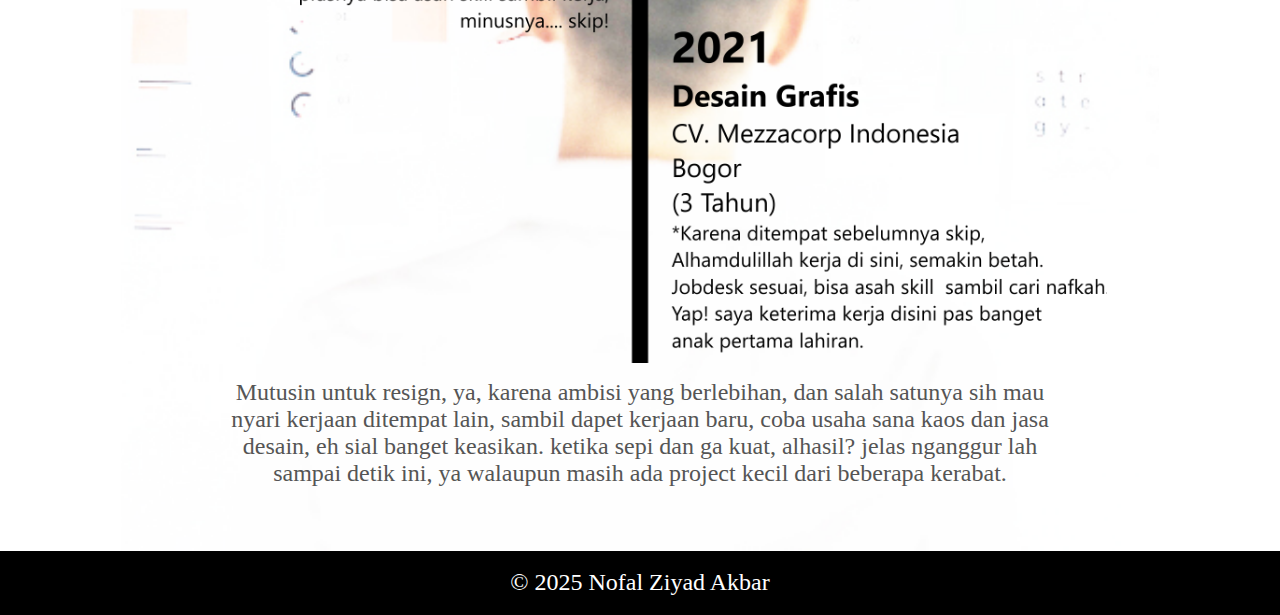
<file: pages/experience.html>
<!DOCTYPE html>
<html>
<head>
	<meta name="viewport" content="width=device-width, initial-scale=1">
	<title>Experience - Nofal Ziyad Akbar</title>
	<link rel="stylesheet" type="text/css" href="../css/styles.css">
	<link rel="stylesheet" type="text/css" href="../css/responsive.css">
</head>
<body>
	<header>
		<nav>
			<a class="logo" href="../index.html">
				<svg xmlns="http://www.w3.org/2000/svg" width="64px" height="64px" version="1.1" viewBox="0 0 64 64"><path d="M32 0c-18,0 -32,14 -32,32 0,8 3,15 7,20l1 -3 9 -31c1,0 1,-1 1,-2 0,0 0,-1 1,-1 0,-1 0,-1 1,-2 0,0 1,0 2,0 1,0 1,0 2,1 0,0 1,0 1,1 1,0 2,1 2,2 1,1 1,2 2,4 0,2 1,4 1,6 1,2 2,4 3,6 0,2 1,5 2,7 1,2 2,5 3,7 0,0 1,1 1,1 0,0 0,1 1,1 0,1 0,1 0,1 1,1 1,1 1,1 0,0 0,0 0,-1 0,0 0,0 0,-1 1,0 1,-1 1,-1 0,-1 0,-1 0,-1 1,-1 1,-3 1,-4 1,-1 1,-3 2,-4 1,-2 1,-4 2,-7 1,-2 2,-5 2,-9 1,-1 1,-1 1,-3 0,-1 1,-2 1,-3 0,-1 0,-2 0,-3 1,-1 1,-2 1,-3 0,0 0,0 0,0 0,-1 0,-1 0,-1 0,-1 0,-1 0,-2 0,0 0,0 0,-1 -5,-4 -12,-7 -20,-7zm-21 57c6,4 13,7 21,7 18,0 32,-14 32,-32 0,-7 -2,-14 -6,-19 0,0 -1,1 -1,1 0,2 0,3 0,4 -1,2 -1,3 -1,4 -1,2 -1,3 -1,4 -1,2 -1,3 -1,4 -1,1 -1,2 -1,3 0,1 -1,2 -1,3 -1,2 -1,3 -2,5 0,1 -1,3 -1,4 -1,2 -1,4 -2,5 -1,1 -1,2 -1,3 -1,1 -1,1 -2,2 0,1 -1,1 -2,2 0,0 -1,0 -2,0 0,0 -1,0 -1,0 -1,0 -1,0 -2,-1 -1,-2 -3,-4 -4,-7 -2,-2 -3,-5 -4,-8 -1,-2 -2,-5 -3,-8 -1,-3 -1,-6 -2,-8l0 -1c0,0 -1,-1 -1,-1 0,0 0,-1 0,-1 0,0 0,0 0,-1 0,0 0,0 0,0 -1,0 -1,0 -1,1 0,0 0,1 0,1 -1,1 -1,2 -1,2 0,1 0,1 0,1 0,1 -1,2 -1,3 0,1 -1,2 -1,3 0,1 -1,3 -1,4 -1,2 -1,3 -1,5 -1,1 -1,2 -2,3 0,1 0,2 -1,3 0,1 0,1 0,2 0,1 -1,2 -1,3 0,1 -1,2 -1,2 0,1 0,2 0,2 0,0 0,0 -1,1z"/></svg>
			</a>
			<input type="checkbox" id="check">
			<label for="check" id="icon-res">
				<svg id="icon-menu" xmlns="http://www.w3.org/2000/svg" xml:space="preserve" width="45px" height="32px" version="1.1" viewBox="0 0 45 32">
					<path class="fil0" d="M2 17c-1,0 -2,0 -2,-1 0,-1 1,-2 2,-2l42 0c0,0 1,1 1,2 0,1 -1,1 -1,1l-42 0zm0 15c-1,0 -2,-1 -2,-2 0,-1 1,-1 2,-1l42 0c0,0 1,0 1,1 0,1 -1,2 -1,2l-42 0zm0 -29c-1,0 -2,-1 -2,-2 0,0 1,-1 2,-1l42 0c0,0 1,1 1,1 0,1 -1,2 -1,2l-42 0z"/>
				</svg>
				<svg id="icon-close" xmlns="http://www.w3.org/2000/svg" xml:space="preserve" width="32px" height="32px" version="1.1" viewBox="0 0 32 32">
					<path class="fil0" d="M0 2c0,0 0,-1 0,-2 1,0 2,0 2,0l14 14 14 -14c0,0 1,0 2,0 0,1 0,2 0,2l-14 14 14 14c0,0 0,1 0,2 -1,0 -2,0 -2,0l-14 -14 -14 14c0,0 -1,0 -2,0 0,-1 0,-2 0,-2l14 -14 -14 -14z"/>
				</svg>
			</label>
			<ul id="menu">
				<li><a href="about.html">about</a></li>
				<li><a href="experience.html">experience</a></li>
				<li><a href="portfolio.html">portfolio</a></li>
				<li><a href="contact.html">contact</a></li>
				<ul id="icon">
					<li>
						<a href="https://www.linkedin.com/in/nofalziyadakbar/" target="_blank">
							<svg xmlns="http://www.w3.org/2000/svg" width="32px" height="32px" version="1.1" viewBox="0 0 32 32"><path d="M32 32l-7 0 0 -11c0,-3 -1,-5 -3,-5 -3,0 -4,2 -4,5l0 11 -7 0 0 -21 7 0 0 3c0,0 2,-4 6,-4 5,0 8,3 8,8l0 14zm-28 -24c-2,0 -4,-2 -4,-4 0,-2 2,-4 4,-4 2,0 4,2 4,4 0,2 -2,4 -4,4zm-3 24l6 0 0 -21 -6 0 0 21z"/></svg>
						</a>
					</li>
					<li>
						<a href="https://x.com/nflzydakbr" target="_blank">
							<svg xmlns="http://www.w3.org/2000/svg" xml:space="preserve" width="39px" height="32px" version="1.1" viewBox="0 0 39 32"><path d="M35 8c0,0 0,1 0,1 0,11 -8,23 -23,23l0 0c-4,0 -8,-1 -12,-4 0,0 1,0 2,0 3,0 7,-1 10,-3 -4,0 -7,-2 -8,-6 1,1 3,1 4,0 -4,0 -7,-4 -7,-8l0 0c2,1 3,1 4,1 -3,-2 -5,-7 -2,-11 4,6 10,9 16,9 0,-3 0,-6 3,-8 3,-3 8,-3 11,1 2,-1 4,-1 5,-2 -1,1 -2,3 -3,4 1,0 3,-1 4,-1 -1,1 -2,3 -4,4l0 0z"/></a></svg>
					</li>
					<li>
						<a href="https://www.instagram.com/nofalziyadakbar/" target="_blank">
						<svg xmlns="http://www.w3.org/2000/svg" width="32px" height="32px" version="1.1" viewBox="0 0 32 32"><path d="M16 0c-4,0 -5,0 -7,0 -1,0 -2,0 -3,1 -2,0 -2,1 -3,2 -1,1 -2,1 -2,3 -1,1 -1,2 -1,3 0,2 0,3 0,7 0,4 0,5 0,7 0,1 0,2 1,3 0,2 1,2 2,3 1,1 1,2 3,2 1,1 2,1 3,1 2,0 3,0 7,0 4,0 5,0 7,0 1,0 2,0 3,-1 2,0 2,-1 3,-2 1,-1 2,-1 2,-3 1,-1 1,-2 1,-3 0,-2 0,-3 0,-7 0,-4 0,-5 0,-7 0,-1 0,-2 -1,-3 0,-2 -1,-2 -2,-3 -1,-1 -1,-2 -3,-2 -1,-1 -2,-1 -3,-1 -2,0 -3,0 -7,0l0 0zm-1 3c0,0 0,0 1,0 4,0 5,0 6,0 2,0 3,0 3,1 1,0 2,0 2,1 1,0 1,1 1,2 1,0 1,1 1,3 0,1 0,2 0,6 0,4 0,5 0,6 0,2 0,3 -1,3 0,1 0,2 -1,2 0,1 -1,1 -2,1 0,1 -1,1 -3,1 -1,0 -2,0 -6,0 -4,0 -5,0 -6,0 -2,0 -3,0 -3,-1 -1,0 -2,0 -2,-1 -1,0 -1,-1 -1,-2 -1,0 -1,-1 -1,-3 0,-1 0,-2 0,-6 0,-4 0,-5 0,-6 0,-2 0,-3 1,-3 0,-1 0,-2 1,-2 0,-1 1,-1 2,-1 0,-1 1,-1 3,-1 1,0 2,0 5,0l0 0zm10 3c-2,0 -2,0 -2,1 0,2 0,2 2,2 1,0 1,0 1,-2 0,-1 0,-1 -1,-1l0 0zm-9 2c-5,0 -8,3 -8,8 0,5 3,8 8,8 5,0 8,-3 8,-8 0,-5 -3,-8 -8,-8l0 0zm0 3c3,0 5,2 5,5 0,3 -2,5 -5,5 -3,0 -5,-2 -5,-5 0,-3 2,-5 5,-5z"/></svg></a>
					</li>
				</ul>
			</ul>
		</nav>
	</header>
	<main>
		<section>
			<content id="expe">
				<div class="expe">
					<h1>Experience</h1>
					<p>Perjalan yang mungkin tidak bisa di ulang, namun bisa di jadikan pengalaman.</p>
				</div>
				<img class="expe-logo" src="../images/ex_logo.png">
			</content>
		</section>
		<section>
			<content id="journey">
				<h1><div class="text">Perjalanan</div></h1>
				<div class="journey-container">
					<img class="cungur" src="../images/expr.png">
				</div>
				<p>
					Mutusin untuk resign, ya, karena ambisi yang berlebihan, dan salah satunya sih mau nyari kerjaan ditempat lain, sambil dapet kerjaan baru, coba usaha sana kaos dan jasa desain, eh sial banget keasikan. ketika sepi dan ga kuat, alhasil? jelas nganggur lah sampai detik ini, ya walaupun masih ada project kecil dari beberapa kerabat.
				</p>
			</content>
		</section>
	</main>
	<footer>
		<p class="credit">&copy 2025 Nofal Ziyad Akbar</p>
	</footer>
</body>
</html>
</file>
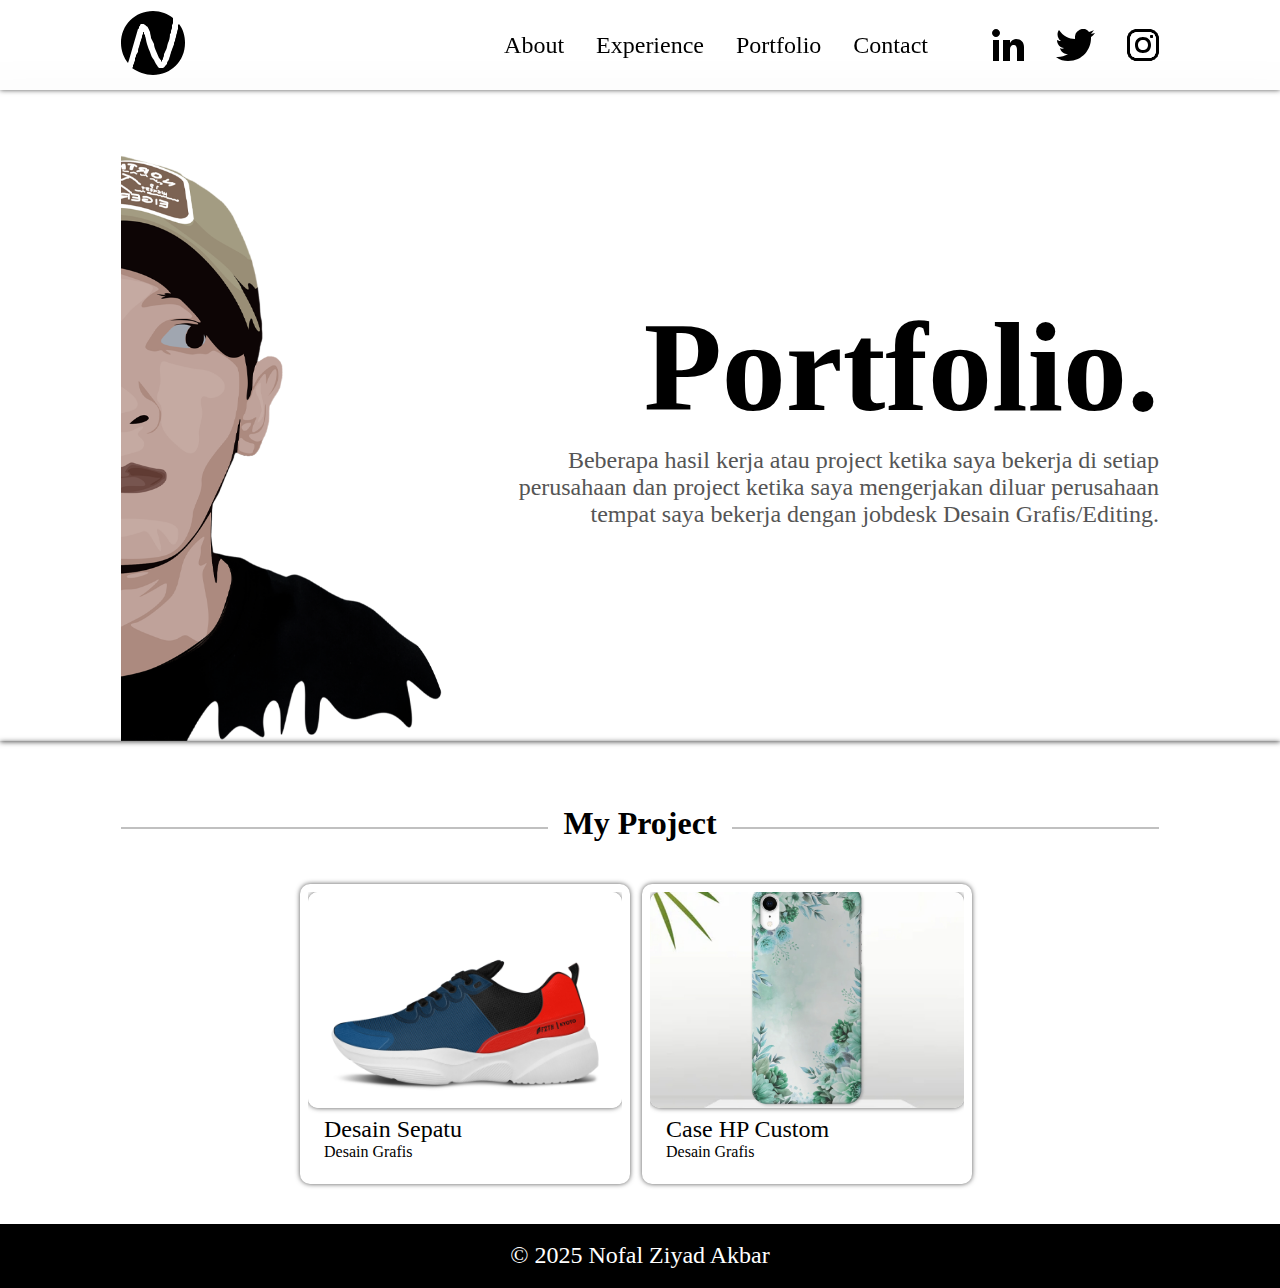
<file: pages/portfolio.html>
<!DOCTYPE html>
<html>
<head>
	<meta name="viewport" content="width=device-width, initial-scale=1">
	<title>Portfolio - Nofal Ziyad Akbar</title>
	<link rel="stylesheet" type="text/css" href="../css/styles.css">
	<link rel="stylesheet" type="text/css" href="../css/responsive.css">
</head>
<body>
	<header>
		<nav>
			<a class="logo" href="../index.html">
				<svg xmlns="http://www.w3.org/2000/svg" width="64px" height="64px" version="1.1" viewBox="0 0 64 64"><path d="M32 0c-18,0 -32,14 -32,32 0,8 3,15 7,20l1 -3 9 -31c1,0 1,-1 1,-2 0,0 0,-1 1,-1 0,-1 0,-1 1,-2 0,0 1,0 2,0 1,0 1,0 2,1 0,0 1,0 1,1 1,0 2,1 2,2 1,1 1,2 2,4 0,2 1,4 1,6 1,2 2,4 3,6 0,2 1,5 2,7 1,2 2,5 3,7 0,0 1,1 1,1 0,0 0,1 1,1 0,1 0,1 0,1 1,1 1,1 1,1 0,0 0,0 0,-1 0,0 0,0 0,-1 1,0 1,-1 1,-1 0,-1 0,-1 0,-1 1,-1 1,-3 1,-4 1,-1 1,-3 2,-4 1,-2 1,-4 2,-7 1,-2 2,-5 2,-9 1,-1 1,-1 1,-3 0,-1 1,-2 1,-3 0,-1 0,-2 0,-3 1,-1 1,-2 1,-3 0,0 0,0 0,0 0,-1 0,-1 0,-1 0,-1 0,-1 0,-2 0,0 0,0 0,-1 -5,-4 -12,-7 -20,-7zm-21 57c6,4 13,7 21,7 18,0 32,-14 32,-32 0,-7 -2,-14 -6,-19 0,0 -1,1 -1,1 0,2 0,3 0,4 -1,2 -1,3 -1,4 -1,2 -1,3 -1,4 -1,2 -1,3 -1,4 -1,1 -1,2 -1,3 0,1 -1,2 -1,3 -1,2 -1,3 -2,5 0,1 -1,3 -1,4 -1,2 -1,4 -2,5 -1,1 -1,2 -1,3 -1,1 -1,1 -2,2 0,1 -1,1 -2,2 0,0 -1,0 -2,0 0,0 -1,0 -1,0 -1,0 -1,0 -2,-1 -1,-2 -3,-4 -4,-7 -2,-2 -3,-5 -4,-8 -1,-2 -2,-5 -3,-8 -1,-3 -1,-6 -2,-8l0 -1c0,0 -1,-1 -1,-1 0,0 0,-1 0,-1 0,0 0,0 0,-1 0,0 0,0 0,0 -1,0 -1,0 -1,1 0,0 0,1 0,1 -1,1 -1,2 -1,2 0,1 0,1 0,1 0,1 -1,2 -1,3 0,1 -1,2 -1,3 0,1 -1,3 -1,4 -1,2 -1,3 -1,5 -1,1 -1,2 -2,3 0,1 0,2 -1,3 0,1 0,1 0,2 0,1 -1,2 -1,3 0,1 -1,2 -1,2 0,1 0,2 0,2 0,0 0,0 -1,1z"/></svg>
			</a>
			<input type="checkbox" id="check">
			<label for="check" id="icon-res">
				<svg id="icon-menu" xmlns="http://www.w3.org/2000/svg" xml:space="preserve" width="45px" height="32px" version="1.1" viewBox="0 0 45 32">
					<path class="fil0" d="M2 17c-1,0 -2,0 -2,-1 0,-1 1,-2 2,-2l42 0c0,0 1,1 1,2 0,1 -1,1 -1,1l-42 0zm0 15c-1,0 -2,-1 -2,-2 0,-1 1,-1 2,-1l42 0c0,0 1,0 1,1 0,1 -1,2 -1,2l-42 0zm0 -29c-1,0 -2,-1 -2,-2 0,0 1,-1 2,-1l42 0c0,0 1,1 1,1 0,1 -1,2 -1,2l-42 0z"/>
				</svg>
				<svg id="icon-close" xmlns="http://www.w3.org/2000/svg" xml:space="preserve" width="32px" height="32px" version="1.1" viewBox="0 0 32 32">
					<path class="fil0" d="M0 2c0,0 0,-1 0,-2 1,0 2,0 2,0l14 14 14 -14c0,0 1,0 2,0 0,1 0,2 0,2l-14 14 14 14c0,0 0,1 0,2 -1,0 -2,0 -2,0l-14 -14 -14 14c0,0 -1,0 -2,0 0,-1 0,-2 0,-2l14 -14 -14 -14z"/>
				</svg>
			</label>
			<ul id="menu">
				<li><a href="about.html">about</a></li>
				<li><a href="experience.html">experience</a></li>
				<li><a href="portfolio.html">portfolio</a></li>
				<li><a href="contact.html">contact</a></li>
				<ul id="icon">
					<li>
						<a href="https://www.linkedin.com/in/nofalziyadakbar/" target="_blank">
							<svg xmlns="http://www.w3.org/2000/svg" width="32px" height="32px" version="1.1" viewBox="0 0 32 32"><path d="M32 32l-7 0 0 -11c0,-3 -1,-5 -3,-5 -3,0 -4,2 -4,5l0 11 -7 0 0 -21 7 0 0 3c0,0 2,-4 6,-4 5,0 8,3 8,8l0 14zm-28 -24c-2,0 -4,-2 -4,-4 0,-2 2,-4 4,-4 2,0 4,2 4,4 0,2 -2,4 -4,4zm-3 24l6 0 0 -21 -6 0 0 21z"/></svg>
						</a>
					</li>
					<li>
						<a href="https://x.com/nflzydakbr" target="_blank">
							<svg xmlns="http://www.w3.org/2000/svg" xml:space="preserve" width="39px" height="32px" version="1.1" viewBox="0 0 39 32"><path d="M35 8c0,0 0,1 0,1 0,11 -8,23 -23,23l0 0c-4,0 -8,-1 -12,-4 0,0 1,0 2,0 3,0 7,-1 10,-3 -4,0 -7,-2 -8,-6 1,1 3,1 4,0 -4,0 -7,-4 -7,-8l0 0c2,1 3,1 4,1 -3,-2 -5,-7 -2,-11 4,6 10,9 16,9 0,-3 0,-6 3,-8 3,-3 8,-3 11,1 2,-1 4,-1 5,-2 -1,1 -2,3 -3,4 1,0 3,-1 4,-1 -1,1 -2,3 -4,4l0 0z"/></a></svg>
					</li>
					<li>
						<a href="https://www.instagram.com/nofalziyadakbar/" target="_blank">
						<svg xmlns="http://www.w3.org/2000/svg" width="32px" height="32px" version="1.1" viewBox="0 0 32 32"><path d="M16 0c-4,0 -5,0 -7,0 -1,0 -2,0 -3,1 -2,0 -2,1 -3,2 -1,1 -2,1 -2,3 -1,1 -1,2 -1,3 0,2 0,3 0,7 0,4 0,5 0,7 0,1 0,2 1,3 0,2 1,2 2,3 1,1 1,2 3,2 1,1 2,1 3,1 2,0 3,0 7,0 4,0 5,0 7,0 1,0 2,0 3,-1 2,0 2,-1 3,-2 1,-1 2,-1 2,-3 1,-1 1,-2 1,-3 0,-2 0,-3 0,-7 0,-4 0,-5 0,-7 0,-1 0,-2 -1,-3 0,-2 -1,-2 -2,-3 -1,-1 -1,-2 -3,-2 -1,-1 -2,-1 -3,-1 -2,0 -3,0 -7,0l0 0zm-1 3c0,0 0,0 1,0 4,0 5,0 6,0 2,0 3,0 3,1 1,0 2,0 2,1 1,0 1,1 1,2 1,0 1,1 1,3 0,1 0,2 0,6 0,4 0,5 0,6 0,2 0,3 -1,3 0,1 0,2 -1,2 0,1 -1,1 -2,1 0,1 -1,1 -3,1 -1,0 -2,0 -6,0 -4,0 -5,0 -6,0 -2,0 -3,0 -3,-1 -1,0 -2,0 -2,-1 -1,0 -1,-1 -1,-2 -1,0 -1,-1 -1,-3 0,-1 0,-2 0,-6 0,-4 0,-5 0,-6 0,-2 0,-3 1,-3 0,-1 0,-2 1,-2 0,-1 1,-1 2,-1 0,-1 1,-1 3,-1 1,0 2,0 5,0l0 0zm10 3c-2,0 -2,0 -2,1 0,2 0,2 2,2 1,0 1,0 1,-2 0,-1 0,-1 -1,-1l0 0zm-9 2c-5,0 -8,3 -8,8 0,5 3,8 8,8 5,0 8,-3 8,-8 0,-5 -3,-8 -8,-8l0 0zm0 3c3,0 5,2 5,5 0,3 -2,5 -5,5 -3,0 -5,-2 -5,-5 0,-3 2,-5 5,-5z"/></svg></a>
					</li>
				</ul>
			</ul>
		</nav>
	</header>
	<main>
		<section>
			<content id="port">
				<img class="half-face" src="../images/half-face.png">
				<div class="port">
					<h1>Portfolio.</h1>
					<p>Beberapa hasil kerja atau project ketika saya bekerja di setiap perusahaan dan project ketika saya mengerjakan diluar perusahaan tempat saya bekerja dengan jobdesk Desain Grafis/Editing.</p>
				</div>
			</content>
		</section>
		<section>
			<content id="project">
				<h1><div class="text">My Project</div></h1>
				<div class="project-container">
					<div class="boxpt">
						<a href="sepatu.html">				
							<div class="content_pt">
								<div class="image-pt">
									<img src="../images/kyoto-bimer.jpg" width="314">
								</div>
								<div class="desk-pt">
									<h2>Desain Sepatu</h2>
									<p>Desain Grafis</p>
								</div>
							</div>
						</a>
					</div>
				</div>
				<div class="project-container">
					<div class="boxpt">
						<a href="casehp.html">				
							<div class="content_pt">
								<div class="image-pt">
									<img src="../images/case1.jpg" width="314">
								</div>
								<div class="desk-pt">
									<h2>Case HP Custom</h2>
									<p>Desain Grafis</p>
								</div>
							</div>
						</a>
					</div>
				</div>
			</content>
		</section>
	</main>
	<footer>
		<p class="credit">&copy 2025 Nofal Ziyad Akbar</p>
	</footer>
</body>
</html>
</file>
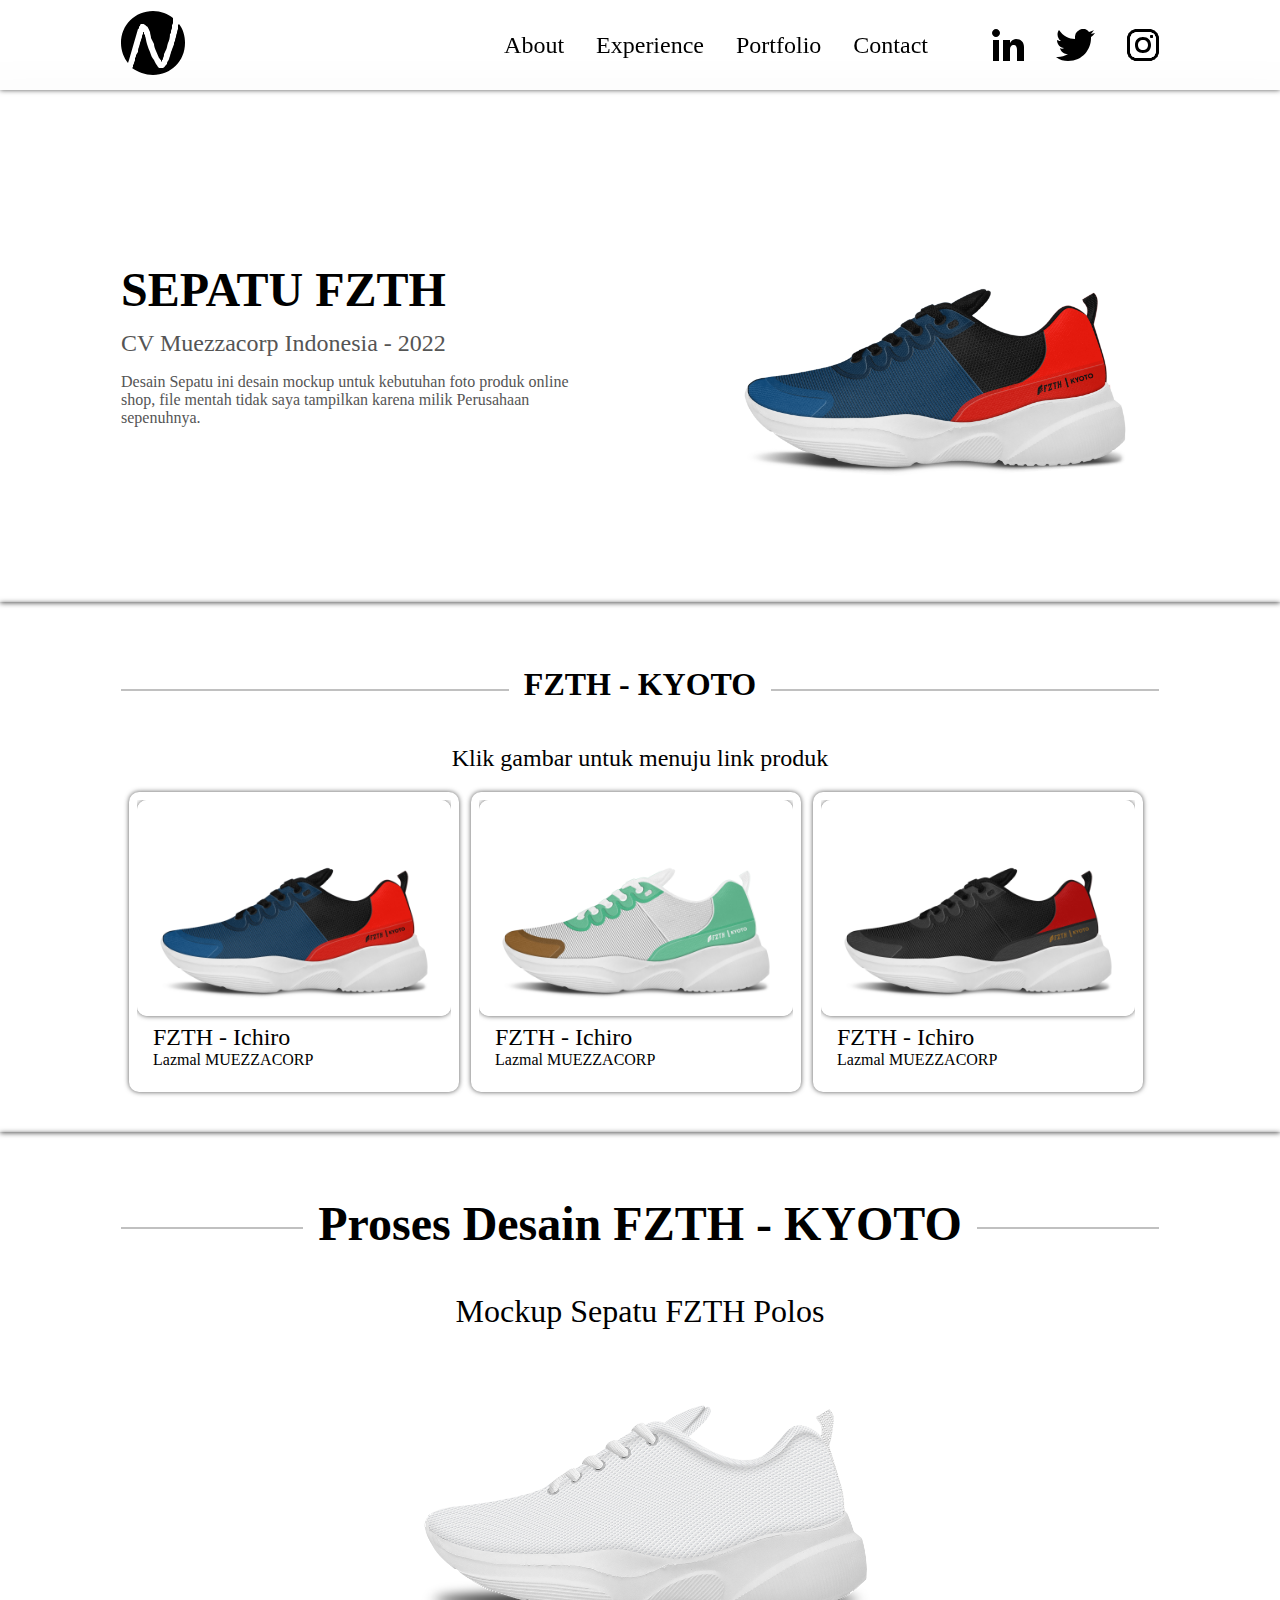
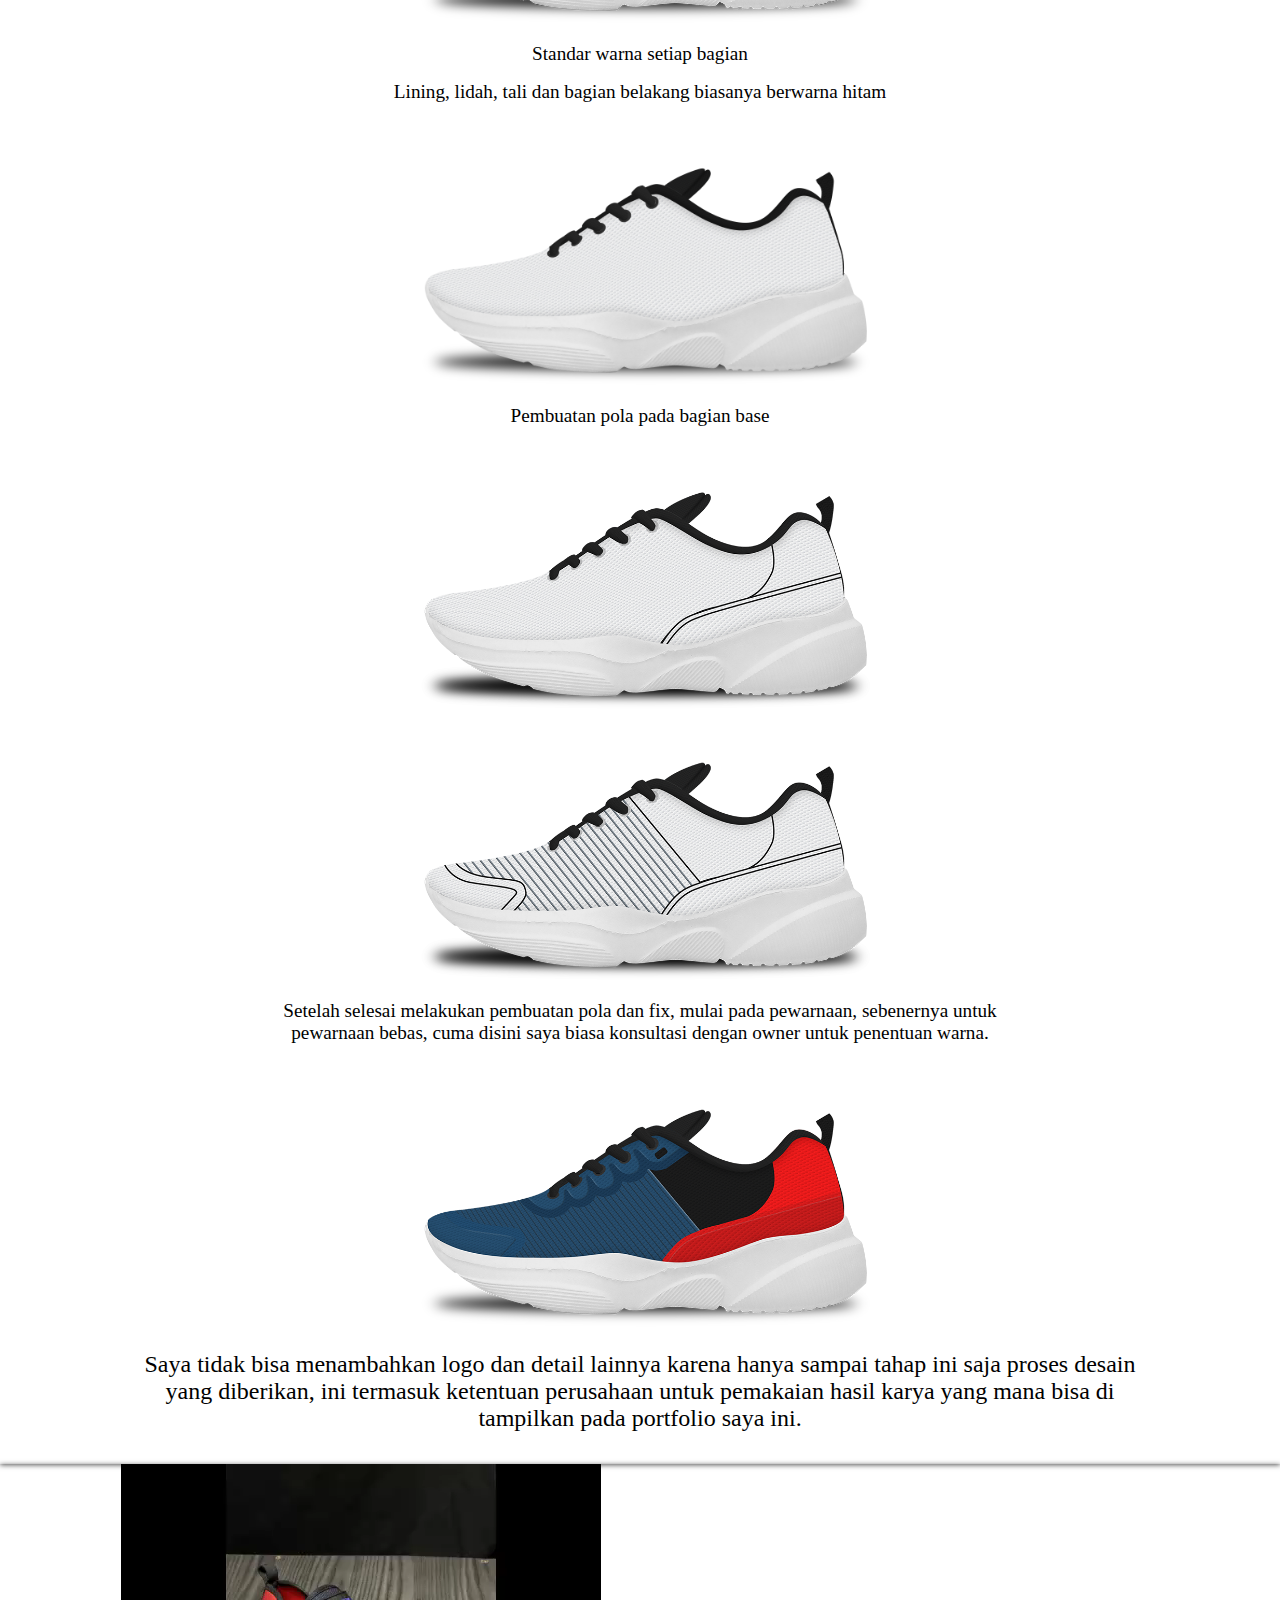
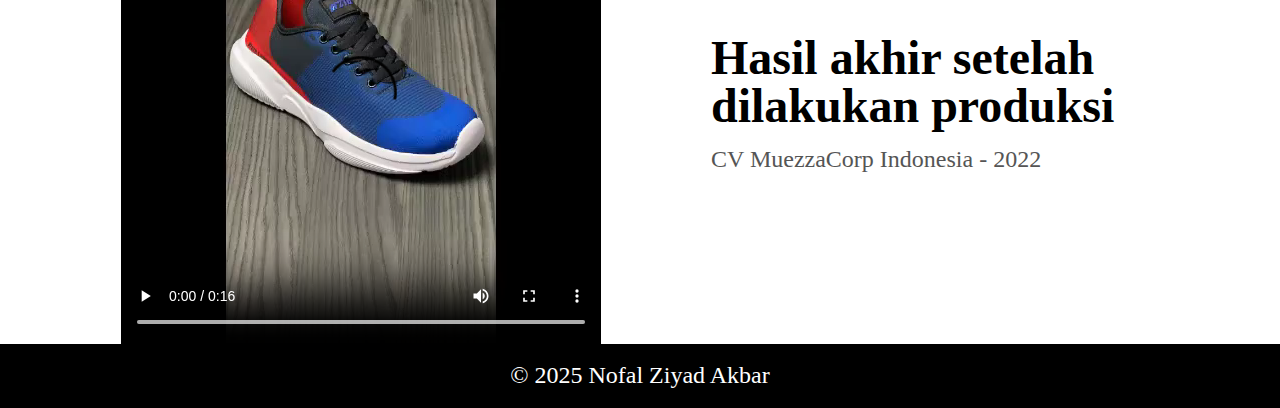
<file: pages/sepatu.html>
<!DOCTYPE html>
<html>
<head>
	<meta name="viewport" content="width=device-width, initial-scale=1">
	<title>Portfolio - Nofal Ziyad Akbar</title>
	<link rel="stylesheet" type="text/css" href="../css/styles.css">
	<link rel="stylesheet" type="text/css" href="../css/project.css">
	<link rel="stylesheet" type="text/css" href="../css/responsive.css">
</head>
<body>
	<header>
		<nav>
			<a class="logo" href="../index.html">
				<svg xmlns="http://www.w3.org/2000/svg" width="64px" height="64px" version="1.1" viewBox="0 0 64 64"><path d="M32 0c-18,0 -32,14 -32,32 0,8 3,15 7,20l1 -3 9 -31c1,0 1,-1 1,-2 0,0 0,-1 1,-1 0,-1 0,-1 1,-2 0,0 1,0 2,0 1,0 1,0 2,1 0,0 1,0 1,1 1,0 2,1 2,2 1,1 1,2 2,4 0,2 1,4 1,6 1,2 2,4 3,6 0,2 1,5 2,7 1,2 2,5 3,7 0,0 1,1 1,1 0,0 0,1 1,1 0,1 0,1 0,1 1,1 1,1 1,1 0,0 0,0 0,-1 0,0 0,0 0,-1 1,0 1,-1 1,-1 0,-1 0,-1 0,-1 1,-1 1,-3 1,-4 1,-1 1,-3 2,-4 1,-2 1,-4 2,-7 1,-2 2,-5 2,-9 1,-1 1,-1 1,-3 0,-1 1,-2 1,-3 0,-1 0,-2 0,-3 1,-1 1,-2 1,-3 0,0 0,0 0,0 0,-1 0,-1 0,-1 0,-1 0,-1 0,-2 0,0 0,0 0,-1 -5,-4 -12,-7 -20,-7zm-21 57c6,4 13,7 21,7 18,0 32,-14 32,-32 0,-7 -2,-14 -6,-19 0,0 -1,1 -1,1 0,2 0,3 0,4 -1,2 -1,3 -1,4 -1,2 -1,3 -1,4 -1,2 -1,3 -1,4 -1,1 -1,2 -1,3 0,1 -1,2 -1,3 -1,2 -1,3 -2,5 0,1 -1,3 -1,4 -1,2 -1,4 -2,5 -1,1 -1,2 -1,3 -1,1 -1,1 -2,2 0,1 -1,1 -2,2 0,0 -1,0 -2,0 0,0 -1,0 -1,0 -1,0 -1,0 -2,-1 -1,-2 -3,-4 -4,-7 -2,-2 -3,-5 -4,-8 -1,-2 -2,-5 -3,-8 -1,-3 -1,-6 -2,-8l0 -1c0,0 -1,-1 -1,-1 0,0 0,-1 0,-1 0,0 0,0 0,-1 0,0 0,0 0,0 -1,0 -1,0 -1,1 0,0 0,1 0,1 -1,1 -1,2 -1,2 0,1 0,1 0,1 0,1 -1,2 -1,3 0,1 -1,2 -1,3 0,1 -1,3 -1,4 -1,2 -1,3 -1,5 -1,1 -1,2 -2,3 0,1 0,2 -1,3 0,1 0,1 0,2 0,1 -1,2 -1,3 0,1 -1,2 -1,2 0,1 0,2 0,2 0,0 0,0 -1,1z"/></svg>
			</a>
			<input type="checkbox" id="check">
			<label for="check" id="icon-res">
				<svg id="icon-menu" xmlns="http://www.w3.org/2000/svg" xml:space="preserve" width="45px" height="32px" version="1.1" viewBox="0 0 45 32">
					<path class="fil0" d="M2 17c-1,0 -2,0 -2,-1 0,-1 1,-2 2,-2l42 0c0,0 1,1 1,2 0,1 -1,1 -1,1l-42 0zm0 15c-1,0 -2,-1 -2,-2 0,-1 1,-1 2,-1l42 0c0,0 1,0 1,1 0,1 -1,2 -1,2l-42 0zm0 -29c-1,0 -2,-1 -2,-2 0,0 1,-1 2,-1l42 0c0,0 1,1 1,1 0,1 -1,2 -1,2l-42 0z"/>
				</svg>
				<svg id="icon-close" xmlns="http://www.w3.org/2000/svg" xml:space="preserve" width="32px" height="32px" version="1.1" viewBox="0 0 32 32">
					<path class="fil0" d="M0 2c0,0 0,-1 0,-2 1,0 2,0 2,0l14 14 14 -14c0,0 1,0 2,0 0,1 0,2 0,2l-14 14 14 14c0,0 0,1 0,2 -1,0 -2,0 -2,0l-14 -14 -14 14c0,0 -1,0 -2,0 0,-1 0,-2 0,-2l14 -14 -14 -14z"/>
				</svg>
			</label>
			<ul id="menu">
				<li><a href="about.html">about</a></li>
				<li><a href="experience.html">experience</a></li>
				<li><a href="portfolio.html">portfolio</a></li>
				<li><a href="contact.html">contact</a></li>
				<ul id="icon">
					<li>
						<a href="https://www.linkedin.com/in/nofalziyadakbar/" target="_blank">
							<svg xmlns="http://www.w3.org/2000/svg" width="32px" height="32px" version="1.1" viewBox="0 0 32 32"><path d="M32 32l-7 0 0 -11c0,-3 -1,-5 -3,-5 -3,0 -4,2 -4,5l0 11 -7 0 0 -21 7 0 0 3c0,0 2,-4 6,-4 5,0 8,3 8,8l0 14zm-28 -24c-2,0 -4,-2 -4,-4 0,-2 2,-4 4,-4 2,0 4,2 4,4 0,2 -2,4 -4,4zm-3 24l6 0 0 -21 -6 0 0 21z"/></svg>
						</a>
					</li>
					<li>
						<a href="https://x.com/nflzydakbr" target="_blank">
							<svg xmlns="http://www.w3.org/2000/svg" xml:space="preserve" width="39px" height="32px" version="1.1" viewBox="0 0 39 32"><path d="M35 8c0,0 0,1 0,1 0,11 -8,23 -23,23l0 0c-4,0 -8,-1 -12,-4 0,0 1,0 2,0 3,0 7,-1 10,-3 -4,0 -7,-2 -8,-6 1,1 3,1 4,0 -4,0 -7,-4 -7,-8l0 0c2,1 3,1 4,1 -3,-2 -5,-7 -2,-11 4,6 10,9 16,9 0,-3 0,-6 3,-8 3,-3 8,-3 11,1 2,-1 4,-1 5,-2 -1,1 -2,3 -3,4 1,0 3,-1 4,-1 -1,1 -2,3 -4,4l0 0z"/></a></svg>
					</li>
					<li>
						<a href="https://www.instagram.com/nofalziyadakbar/" target="_blank">
						<svg xmlns="http://www.w3.org/2000/svg" width="32px" height="32px" version="1.1" viewBox="0 0 32 32"><path d="M16 0c-4,0 -5,0 -7,0 -1,0 -2,0 -3,1 -2,0 -2,1 -3,2 -1,1 -2,1 -2,3 -1,1 -1,2 -1,3 0,2 0,3 0,7 0,4 0,5 0,7 0,1 0,2 1,3 0,2 1,2 2,3 1,1 1,2 3,2 1,1 2,1 3,1 2,0 3,0 7,0 4,0 5,0 7,0 1,0 2,0 3,-1 2,0 2,-1 3,-2 1,-1 2,-1 2,-3 1,-1 1,-2 1,-3 0,-2 0,-3 0,-7 0,-4 0,-5 0,-7 0,-1 0,-2 -1,-3 0,-2 -1,-2 -2,-3 -1,-1 -1,-2 -3,-2 -1,-1 -2,-1 -3,-1 -2,0 -3,0 -7,0l0 0zm-1 3c0,0 0,0 1,0 4,0 5,0 6,0 2,0 3,0 3,1 1,0 2,0 2,1 1,0 1,1 1,2 1,0 1,1 1,3 0,1 0,2 0,6 0,4 0,5 0,6 0,2 0,3 -1,3 0,1 0,2 -1,2 0,1 -1,1 -2,1 0,1 -1,1 -3,1 -1,0 -2,0 -6,0 -4,0 -5,0 -6,0 -2,0 -3,0 -3,-1 -1,0 -2,0 -2,-1 -1,0 -1,-1 -1,-2 -1,0 -1,-1 -1,-3 0,-1 0,-2 0,-6 0,-4 0,-5 0,-6 0,-2 0,-3 1,-3 0,-1 0,-2 1,-2 0,-1 1,-1 2,-1 0,-1 1,-1 3,-1 1,0 2,0 5,0l0 0zm10 3c-2,0 -2,0 -2,1 0,2 0,2 2,2 1,0 1,0 1,-2 0,-1 0,-1 -1,-1l0 0zm-9 2c-5,0 -8,3 -8,8 0,5 3,8 8,8 5,0 8,-3 8,-8 0,-5 -3,-8 -8,-8l0 0zm0 3c3,0 5,2 5,5 0,3 -2,5 -5,5 -3,0 -5,-2 -5,-5 0,-3 2,-5 5,-5z"/></svg></a>
					</li>
				</ul>
			</ul>
		</nav>
	</header>
	<main>
		<section>
			<content id="project-item">
				<div class="projects">
					<h1>SEPATU FZTH</h1>
					<p class="work">CV Muezzacorp Indonesia - 2022</p>
					<p>Desain Sepatu ini desain mockup untuk kebutuhan foto produk online shop, file mentah tidak saya tampilkan karena milik Perusahaan sepenuhnya.</p>
				</div>
				<img class="foto" src="../images/kyoto-bimer.jpg">
			</content>
		</section>
		<section>
			<content id="project">
				<h1><div class="text">FZTH - KYOTO</div></h1>
				<h2 style="font-weight: normal;">Klik gambar untuk menuju link produk</h2>
				<div class="project-container">
					<div class="boxpt">
						<a href="https://s.lazada.co.id/s.Z1z3UA">				
							<div class="content_pt">
								<div class="image-pt">
									<img src="../images/kyoto-bimer.jpg" width="314">
								</div>
								<div class="desk-pt">
									<h2>FZTH - Ichiro</h2>
									<p>Lazmal MUEZZACORP</p>
								</div>
							</div>
						</a>
					</div>
				</div>
				<div class="project-container">
					<div class="boxpt">
						<a href="https://s.lazada.co.id/s.Z1z3iW">				
							<div class="content_pt">
								<div class="image-pt">
									<img src="../images/kyoto-pujau.jpg" width="314">
								</div>
								<div class="desk-pt">
									<h2>FZTH - Ichiro</h2>
									<p>Lazmal MUEZZACORP</p>
								</div>
							</div>
						</a>
					</div>
				</div>
				<div class="project-container">
					<div class="boxpt">
						<a href="https://s.lazada.co.id/s.Z1z36F">				
							<div class="content_pt">
								<div class="image-pt">
									<img src="../images/kyoto-himer.jpg" width="314">
								</div>
								<div class="desk-pt">
									<h2>FZTH - Ichiro</h2>
									<p>Lazmal MUEZZACORP</p>
								</div>
							</div>
						</a>
					</div>
				</div>
			</content>
		</section>
		<section>
			<content id="project">
				<h1><div class="text text-sepatu">Proses Desain FZTH - KYOTO</div></h1>
				<h2 class="title-desc">Mockup Sepatu FZTH Polos</h2>
				<div class="tutor">
					<img src="../images/polosan.png" width="50%">
					<p>Standar warna setiap bagian</p>
					<p>Lining, lidah, tali dan bagian belakang biasanya berwarna hitam</p>
					<img src="../images/polosan2.png" width="50%">

					<p>Pembuatan pola pada bagian base</p>
					<img src="../images/layoutpola1.png" width="50%">
					<img src="../images/layoutpola2.png" width="50%">

					<p>Setelah selesai melakukan pembuatan pola dan fix, mulai pada pewarnaan, sebenernya untuk pewarnaan bebas, cuma disini saya biasa konsultasi dengan owner untuk penentuan warna.</p>
					<img src="../images/jadi.png" width="50%">
					<h2>Saya tidak bisa menambahkan logo dan detail lainnya karena hanya sampai tahap ini saja proses desain yang diberikan, ini termasuk ketentuan perusahaan untuk pemakaian hasil karya yang mana bisa di tampilkan pada portfolio saya ini.</h2>
					</div>
			</content>
		</section>
		<section>
			<content id="project-item">
				<video controls class="video" src="../file/kyoto.mp4"></video>
				<div class="projects">
					<h1>Hasil akhir setelah dilakukan produksi</h1>
					<p class="work">CV MuezzaCorp Indonesia - 2022</p>
				</div>
			</content>
		</section>
	</main>
	<footer>
		<p class="credit">&copy 2025 Nofal Ziyad Akbar</p>
	</footer>
</body>
</html>
</file>
<file: styles.css>
/*mobile first*/

body{
	font-family: 'Segoe UI';
	margin: 0;
}

header{
	position: fixed;
	top: 0; left: 0;
	width: 100%;
	z-index: 1000;
}

header::before{
	content: '';
	position: absolute;
	top: 0; left: 0;
	width: 100%;
	height: 100%;
	background-color: rgba(255, 255, 255, .5);
	backdrop-filter: blur(5px);
}

nav{
	display: flex;
	align-items: center;
	justify-content: space-between;
	width: 90%;
	margin: 0 auto;
}

.logo{
	display: flex;
	align-items: center;
	z-index: 1000;
}

.logo img{
	height: 24px;
}

.logo img:hover{
	opacity: 80%;
}

/*menu icon*/

.menu{
	display: block;
	width: 32px;
	height: 48px;
	position: relative;
	cursor: pointer;
}

.menu-box{
	display: flex;
	align-items: center;
	justify-content: center;
}

#menu{
	display:none;
}

.line{
	position: absolute;
	height: 4px;
	width: 100%;
	background: #000;
	border-radius: 6px;
	transition: .3s ease;
	margin: 8px 0;
}

.line:nth-child(1){top: 8px;}
.line:nth-child(2){top: 16px;}
.line:nth-child(3){top: 24px;}

#menu:checked + .menu .line:nth-child(1){
	transform: translateY(8px) rotate(-45deg);
}

#menu:checked + .menu .line:nth-child(2){
	opacity:0;
}

#menu:checked + .menu .line:nth-child(3){
	transform: translateY(-8px) rotate(45deg);
}

.pages{
	position: absolute;
	top: 100%; left: 0;
	width: 100%;
	height: 0;
	background-color: rgba(255, 255, 255, .5);
	backdrop-filter: blur(5px);
	list-style-type: none;
	margin: 0;
	padding: 0;
	overflow: hidden;
	text-align: center;
	transition: 1s ease;
	display: block;
	align-content: center;
}

.pages li{
	display: flex;
	text-align: center;
	opacity: 0;
	transition: .5s ease;
}

.pages li a{
	text-transform: uppercase;
	text-decoration: none;
	color: #000;
	width: 100%;
	padding: 0;
	margin: 0;
	transition: .5s ease;
}

.pages li a:hover{
	text-decoration: underline;
	text-underline-offset: 8px;
}

#menu:checked~.pages{
	height: 300px;
}

#menu:checked~.pages li{
	opacity: 100%;
}

#menu:checked~.pages li>a{
	padding: 8px 0;
	margin: 8px 0;
}

main{
	margin-top: 48px;
}

.container-fluid{
	display: flex;
	align-items: center;
	justify-content: center;
	box-shadow: 0 2px 3px rgba(0, 0, 0, .2);
}

.container{
	position: relative;
	display: flex;
	align-items: center;
	justify-content: space-between;
	width: 90%;
	height: 244px;
}

.title{
	width: 190px;
}

.title h1{
	font-size: 2em;
	line-height: 1em;
	margin: 0px;
}

.title p{
	font-size: .75em;
	margin: 0px;
	color: #AAA;
}

.face{
	position: absolute;
	right: 0; bottom: 0;
	height: 244px;
}

.face .half{
	height: 244px;
}

.face .full{
	display: none;
}

.project{
	width: 90%;
	text-align: center;
}

.col-4 h1{
	text-transform: uppercase;
	font-size: 1em;
	margin: 24px 0 24px;
	color: #AAA;
}

footer{
	display: flex;
	align-items: center;
	justify-content: center;
	background-color: #EEE;
}

@media only screen and (min-width: 425px){

	.title{
		width: 210px;
	}

	.face{
		position: absolute;
		right: 0; bottom: 0;
		height: 244px;
	}

	.face .half{
		display: none;
	}

	.face .full{
		display: block;
		height: 244px;
	}
}

@media only screen and (min-width: 600px){

	.container{
		height: 280px;
	}

	.face{
		position: relative;
		height: 280px;
	}

	.face .full{
		height: 280px;
	}

	.title{
		width: 280px;
	}

	.title h1{
		font-size: 2.5em;
		line-height: 1em;
		margin: 0px;
	}

	.title p{
		font-size: 1.2em;
		margin: 0px;
		color: #AAA;
	}

	.logo img{
		height: 32px;
	}
}

@media only screen and (min-width: 768px){

	.container{
		height: 400px;
	}

	.face{
		position: absolute;
		right: 0; bottom: 0;
		height: 400px;
	}

	.face .full{
		height: 400px;
	}

	.title{
		width: 320px;
	}

	.title h1{
		font-size: 2.5em;
	}

	.title p{
		font-size: 1.5em;
	}
}

@media only screen and (min-width: 1024px){

	.title{
		width: 400px;
	}

	.title h1{
		font-size: 4em;
	}

	.title p{
		font-size: 1.5em;
	}
}

@media only screen and (min-width: 1025px){

	.container{
		height: 600px;
	}

	.face{
		height: 600px;
	}

	.face .full{
		height: 600px;
	}

	.title{
		width: 400px;
	}
}

@media only screen and (min-width: 1152px){

	.container{
		max-width: 1040px;
	}

	nav{
		max-width: 1040px;
	}
}
</file>
<file: css/styles.css>
*{
	font-family: segoe ui;
	text-decoration: none;
}

body{
	margin: 0;
	/*background-color: rgba(129, 129, 129, .2);*/
}

header{
	position: fixed;
	top: 0; left: 0;
	width: 100%;
	display: flex;
	justify-content: center;
	z-index: 1000;
	box-shadow: #555 0px 0px 5px;
}

header::before{
	content: "";
	position: absolute;
	top: 0;
	left: 0;
	width: 100%;
	height: 100%;
	background-color: rgba(255, 255, 255, .5);
	backdrop-filter: blur(20px);
	z-index: -1;
}

nav{
	display: flex;
	align-items: center;
	justify-content: space-between;
	width: 1038px;
	margin: 0 64px;
}

#check{
	display: none;
	position: absolute;
	right: 0;
	margin: 16px;
	margin-right: 80px;
}

#icon-res{
	display: none;
}

.logo svg{
	fill: #000;
}

#menu{
	display: flex;
	margin: 0;
	padding: 0;
}

#menu>li{
	list-style-type: none;
	margin-left: 32px;
	display: flex;
}

#menu>li>a{
	color: #000;
	font-size: 1.5em;
	text-transform: capitalize;
	height: 90px;
	align-content: center;
}

#icon{
	display: flex;
	margin: 0;
	margin-left: 32px;
	padding: 0;
}

#icon>li{
	list-style-type: none;
	margin-left: 32px;
	align-content: center;
}

#icon>li>a{
	display: flex;

	svg{
		fill: #000;
	}
}

#menu a:hover{
	color: #555;
	text-decoration-line: underline;
	text-underline-offset: 20px;
}

#menu svg:hover, .logo svg:hover{
	fill: #555;
}

main{
	position: relative;
	top: 90px;
}

section{
	display: flex;
	align-items: center;
	justify-content: center;
	box-shadow: #555 0px 1px 5px;
}

#itsme{
	position: relative;
	width: 1038px;
	height: 567px;
	margin: 0 64px;
	display: flex;
	align-items: center;
	justify-content: space-between;
}

.title{
	width: 448px;
}

.title h1{
	margin: 0;
	font-size: 5em;
	line-height: 1em;
}

.title p{
	margin: 0;
	margin-top: 16px;
	font-size: 1.5em;
	color: #555;
}

.face{
	position: absolute;
	right: 0; bottom: 0;
	width: 556px;
}

.faces{
	position: absolute;
	right: 0; bottom: 0;
	width: 556px;
}

#project{
	text-align: center;
	width: 1038px;
}

#project h1{
	text-align: center;
	margin-top: 64px;
	margin-bottom: 32px;
	display: flex;
	flex-direction: row;

	.text{
		display: flex;
		margin: 0 15px 10px;
	}
}

#project h1:before, h1:after{
	content: "";
	flex: 1;
	border-bottom: 2px solid silver;
	margin: auto;
}

.project-container{
	display: inline-flex;
	text-align: left;
	justify-content: center;
	margin-bottom: 24px;
	flex-wrap: wrap;
}

.boxpt{
	margin: 0;
	overflow: hidden;
	position: relative;
	margin-right: 8px;
	width: 330px;
	height: 300px;
	margin-bottom: 16px;
	display: flex;
	align-items: center;
	justify-content: center;
	border-radius: 10px;
	box-shadow: #555 0px 0px 5px;
}

.boxpt a:hover{
	border-radius: 10px;
	background-color: #EEE;
}

.content_pt{
	overflow: hidden;
	width: 314px;
	height: 284px;
}

.image-pt{
	overflow: hidden;
	height: 216px;
	display: flex;
	align-items: center;
	justify-content: center;
	border-radius: 10px;
	background-color: white;
	box-shadow: #555 0px 0px 5px;
}

.desk-pt{
	margin-left: 16px;
}

.desk-pt h2{
	color: #000;
	padding-top: 8px;
	font-weight: normal;
	margin: 0;
}

.desk-pt p{
	color: #000;
	margin: 0;
}

footer{
	position: relative;
	top: 90px;
	height: 64px;
	width: 100%;
	display: flex;
	align-items: center;
	justify-content: center;
	background-color: #000;
	z-index: 1000;
}

.credit{
	color: white;
	margin: 0;
	font-size: 1.5em;
}


/*about*/

#about h1{
	text-align: center;
	margin-top: 64px;
	margin-bottom: 32px;
	font-size: 2em;
	display: flex;
	flex-direction: row;

	.text{
		display: flex;
		margin: 0 15px 10px;
	}
}

#about h1:before, h1:after{
	content: "";
	flex: 1;
	border-bottom: 2px solid silver;
	margin: auto;
}

.progname-container{
	display: flex;
	justify-content: space-between;
	margin-bottom: 16px;
}

.program-container{
	display: flex;
	justify-content: space-between;
	margin-bottom: 64px;
}

.programs{
	position: relative;
	width: 448px;
	height: 338px;
	display: flex;
	align-items: center;
	justify-content: space-between;
	border-radius: 10px;
	box-shadow: #555 0px 0px 5px;
}

.image-pl{
	width: 322px;
	height: 322px;
	display: flex;
	align-items: center;
	justify-content: center;
	border-radius: 10px;
	margin-left: 8px;
	box-shadow: #555 0px 0px 5px;
}

.programs svg{
	margin-right: 8px;
	border-radius: 10px;
	box-shadow: #555 0px 0px 5px;
}

#skill{
	width: 1038px;
}

#skill h1{
	text-align: center;
	margin-top: 64px;
	margin-bottom: 32px;
	font-size: 2em;
	display: flex;
	flex-direction: row;

	.text{
		display: flex;
		margin: 0 15px 10px;
	}
}

#skill h1:before, h1:after{
	content: "";
	flex: 1;
	border-bottom: 2px solid silver;
	margin: auto;
}

#other{
	width: 1038px;
}

#other h1{
	text-align: center;
	margin-top: 64px;
	margin-bottom: 32px;
	font-size: 2em;
	display: flex;
	flex-direction: row;

	.text{
		display: flex;
		margin: 0 15px 10px;
	}
}

#other h1:before, h1:after{
	content: "";
	flex: 1;
	border-bottom: 2px solid silver;
	margin: auto;
}

.learn{
	margin: 0 auto 32px;
	align-items: center;
	justify-content: center;
	width: 90%;
	text-align: center;
}

.learn p{
	font-size: 1.5em;
}

.kelter{
	display: inline-flex;
	.text{
		padding-left: 20px;
	}
}

.kt{
	display: flex;
	align-items: center;
	justify-content: center;
	height: 64px;
	font-size: 2em;
	color: #000;
	margin: 0 32px;
}

.kt:hover{
	color: #555;
	text-decoration-line: underline;
	text-underline-offset: 10px;
}

/*experience*/

#expe{
	position: relative;
	width: 1038px;
	margin: 32px 64px;
	display: flex;
	align-items: center;
	justify-content: space-between;
}

.expe{
	width: 448px;
}

.expe h1{
	margin: 0;
	font-size: 5em;
	line-height: 1em;
}

.expe p{
	margin: 0;
	margin-top: 16px;
	font-size: 1.5em;
	color: #555;
}

.expe-logo{
	width: 448px;
}

#journey{
	position: relative;
	width: 1038px;
	background-image: url(../images/bg.jpg);
	background-repeat: no-repeat;
	background-position: center center;
	background-size: cover;
}

#journey h1{
	text-align: center;
	margin: 64px 0;
	font-size: 3em;
	display: flex;
	flex-direction: row;

	.text{
		display: flex;
		margin: 0 15px 10px;
	}
}

#journey h1:before, h1:after{
	content: "";
	flex: 1;
	border-bottom: 2px solid silver;
	margin: auto;
}

.journey-container{
	display: flex;
	align-items: center;
	justify-content: center;
}

.cungur{
	width: 90%;
	margin-bottom: 16px;
}

#journey p{
	font-size: 1.5em;
	color: #555;
	width: 80%;
	text-align: center;
	margin: auto;
	margin-bottom: 64px;
}

/*porfolio*/

#port{
	position: relative;
	width: 1038px;
	margin: 0 64px;
	display: flex;
	align-items: center;
	justify-content: space-between;
}

.port{
	width: 648px;
}

.port h1{
	text-align: right;
	margin: 0;
	font-size: 8em;
	line-height: 1em;
}

.port p{
	text-align: right;
	margin: 0;
	margin-top: 16px;
	font-size: 1.5em;
	color: #555;
}

.half-face{
	position: relative;
	left: 0; bottom: 0;
	width: 330px;
}

/*contact*/

.contact{
	width: 448px;
	height: 500px;
	display: block;
	align-content: center;
}

.contact h1{
	margin: 0;
	font-size: 5em;
	line-height: 1em;
}

.contact p{
	margin: 0;
	margin-top: 16px;
	font-size: 1.5em;
	color: #555;
}

#contact{
	width: 1038px;
	display: flex;
	align-items: center;
	justify-content: space-between;
}

#contact-icon{
	width: 448px;
	list-style-type: none;
	margin: 0;
	padding: 0;
	align-content: center;
}

#contact-icon li{
	display: flex;
	align-items: center;
	justify-content: end;
	margin: 32px 0;
}

#contact-icon li a{
	display: flex;
	align-items: center;
}

.textic{
	color: #000;
	font-size: 1.5em;
	font-weight: bold;
	margin-right: 32px;
}

#contact-icon li a:hover{
	display: flex;
	align-items: center;
	color: #999;

	.textic:hover{
		color: #999;
	}
}


.download a{
	margin-top: 16px;
	width: 200px;
  height: 60px;
  border-radius: 10px;
	display: flex;
  align-items: center;
  justify-content: center;
	color: #FFF;
	font-size: 1.5em;
	background-color: #000;
	box-shadow: #999 0px 0px 5px;
}

.download a:hover{
	box-shadow: #555 0px 0px 10px;
}

@media (max-width: 1040px){
	
	#itsme{
		position: relative;
		width: 1038px;
		height: 567px;
		margin: 0 64px;
		display: flex;
		align-items: center;
		justify-content: space-between;
	}
}
</file>
<file: css/responsive.css>
@media only screen and (max-width: 1140px){
	#main content{
		margin: auto;
		width: 90%;
	}

	#contact{
		width: 90%;
	}
}

@media only screen and (max-width: 980px){
	#itsme{
		height: 400px;
	}

	.title{
		width: 360px;
	}

	.title h1{
		font-size: 4em;
	}

	.title p{
		font-size: 1.5em;
	}

	.face{
		position: relative;
		width: 400px;
	}
}

@media only screen and (max-width: 910px){

	#itsme{
		width: 80%;
		height: auto;
	}

	.title h1{
		font-size: 3em;
	}

	.title p{
		font-size: 1em;
	}

	.face{
		position: relative;
		width: 300px;
	}

	nav{
		height: 90px;
	}

	#icon-res{
		display: block;
	}

	#icon-res #icon-close{
		display: none
	}

	#check:checked~#icon-res #icon-menu{
		display: none;
	}

	#check:checked~#icon-res #icon-close{
		display: block;
	}

	#menu{
		position: absolute;
		top: 100%;
		left: 0;
		right: 0;
		width: 100%;
		height: 0;
		display: block;
		background-color: red;
		background-color: rgba(255, 255, 255, .5);
		backdrop-filter: blur(20px);
		overflow: hidden;
		transition: .8s ease;
	}

	#check:checked~#menu{
		height: 400px;
	}

	#menu>li{
		margin: 32px 0;
		display: block;
		text-align: center;
	}

	#menu>li>a{
		display: inline-block;
		width: 100%;
		height: 0;
		transition: 1s ease;
	}

	#check:checked~#menu>li>a{
		height: 45px;
	}

	#icon{
		margin: 0 64px;
	}

	#icon>li{
		margin: auto;
	}

	.contact h1{
		font-size: 4em;
		line-height: 1em;
	}

	.contact p{
		margin: 0;
		margin-top: 8px;
		font-size: 1.2em;
		color: #555;
	}

	#contact-icon li{
		margin: 16px 0;
	}

	.textic{
		font-size: 1.2em;
		margin-right: 16px;
	}
}

@media only screen and (max-width: 768px){

	#itsme{
		width: 80%;
		height: auto;
	}

	.title{
		width: 340px;
	}

	.title h1{
		font-size: 2.5em;
	}

	.title p{
		font-size: 1em;
	}

	#expe{
		width: 90%;
	}

	.expe h1{
		font-size: 3em;
	}

	.expe p{
		font-size: 1.2em;
	}

	#port{
		width: 90%;
	}

	.port h1{
		font-size: 3em;
	}

	.port p{
		font-size: 1.2em;
	}

	.half-face{
		width: 280px;
	}

	.face{
		position: relative;
		width: 250px;
	}

	nav{
		height: 90px;
	}

	#contact{
		display: block;
	}

	.contact{
		width: auto;
		height: auto;
		margin: 32px auto;
	}

	#contact-icon{
		margin: 16px auto;
		width: auto;
	}
	.expe-logo{
		display: none;
	}
}

@media only screen and (max-width: 500px){
	.contact h1{
		font-size: 3em;
	}

	.contact p{
		margin-top: 8px;
	}

	#contact-icon li{
		margin: 16px 0;
		display: flex;
		align-items: center;
		justify-content: end;
	}

	.textic{
		font-size: 1em;
		margin-right: 16px;
	}
}

@media only screen and (max-width: 620px){
	.title h1{
		font-size: 2.2em;
	}

	.title p{
		font-size: 1em;
	}

	.face{
		width: 200px;
	}

	.download{
		display: flex;
		align-items: center;
		justify-content: center;
		width: auto;
		margin: auto;
	}

	.port h1{
		font-size: 2.5em;
	}

	.port p{
		font-size: 1em;
	}

	.half-face{
		width: 200px;
	}
}

@media only screen and (max-width: 475px){
	.title h1{
		font-size: 2.5em;
	}

	.title{
		width: 360px;
	}

	.title p{
		font-size: .8em;
	}

	main{
		top: 80px;
	}

	nav{
		margin: 0;
		width: 90%;
		height: 80px;
	}

	footer{
		top: 80px;
	}

	.kelter{
		display: block;
	}

	.kt{
		display: flex;
		align-items: center;
		justify-content: center;
		height: 64px;
		font-size: 1em;
		color: #000;
		margin: 0 16px;
	}
}

@media only screen and (max-width: 425px){
	.title h1{
		font-size: 2em;
	}

	.title{
		margin: 32px auto;
		width: 300px;
	}

	.title p{
		margin-top: 8px;
		font-size: .8em;
	}

	main{
		top: 60px;
	}

	footer{
		top: 60px;
	}

	nav{
		margin: 0;
		width: 90%;
		height: 60px;
	}

	.logo svg{
		height: 40px;
	}

	#icon-menu, #icon-close{
		height: 24px;
	}

	.faces{
		display: none;
	}

	#other p{
		font-size: 1.2em;
	}

	.credit{
		font-size: 1em;
	}

	.port{
		margin: 32px 0;
	}
}

@media only screen and (max-width: 375px){
	.title{
		margin: 32px auto;
		width: 300px;
	}

	.title p{
		margin-top: 8px;
		font-size: .8em;
	}

	nav{
		margin: 0;
		width: 90%;
		height: 60px;
	}

	.face{
		width: 200px;
	}

	.logo svg{
		height: 40px;
	}

	#icon-menu, #icon-close{
		height: 24px;
	}

	.boxpt{
		height: 250px;
		width: 280px;
	}

	.content_pt{
		width: 260px;
		height: 230px;
	}

	.image-pt{
		overflow: hidden;
		height: 150px;
	}

	.image-pt img{
		width: 280px;
	}

	#about h1{
		margin: 16px 0;
		font-size: 1em;
	}

	#skill h1{
		margin: 16px 0;
		font-size: 1em;
	}

	#other h1{
		margin: 16px 0;
	}

	#other p{
		font-size: 1em;
	}

	.contact h1{
		font-size: 2.5em;
	}

	.contact p{
		font-size: 1em;
	}

	#contact-icon li{
		margin: 8px 0;
	}

	.textic{
		font-size: .8em;
		margin-right: 16px;
	}

	#contact-icon li img{
		width: 48px;
	}

	#other h1{
		font-size: 1em;
	}
}

@media only screen and (max-width: 320px){

	.title{
		width: auto;
	}

	.face{
		display: none;
	}
}
</file>
<file: css/project.css>
#project-item{
	position: relative;
	width: 1038px;
	margin: 0 64px;
	display: flex;
	align-items: center;
	justify-content: space-between;
}

.projects{
	width: 448px;
	margin: 32px 0;
}

.projects h1{
	margin: 0;
	font-size: 3em;
	line-height: 1em;
}

.work{
	font-size: 1.5em;
}

.projects p{
	margin: 0;
	margin-top: 16px;
	color: #555;
}

.foto{
	margin: 32px 0;
	width: 448px;
}

#description{
	position: relative;
	width: 1038px;
	margin: 0 64px;
	display: flex;
	align-items: center;
	justify-content: space-between;
}

.description{
	text-align: right;
	width: 448px;
	margin: 32px 0;
}

.description h1{
	margin: 0;
	font-size: 3em;
	line-height: 1em;
}

.description p{
	margin: 0;
	margin-top: 16px;
	color: #555;
}

.tutor{
	margin-bottom: 32px;
}
.tutor h2{
	font-size: 1.5em;
	font-weight: normal;
}

.tutor p{
	font-size: 1.2em;
	width: 70%;
	margin: 16px auto;
}

.tutor span{
	font-style: italic;
}

.text-sepatu{
	font-size: 1.5em;
}

.title-desc{
	font-size: 2em;
	font-weight: normal;
}
</file>
